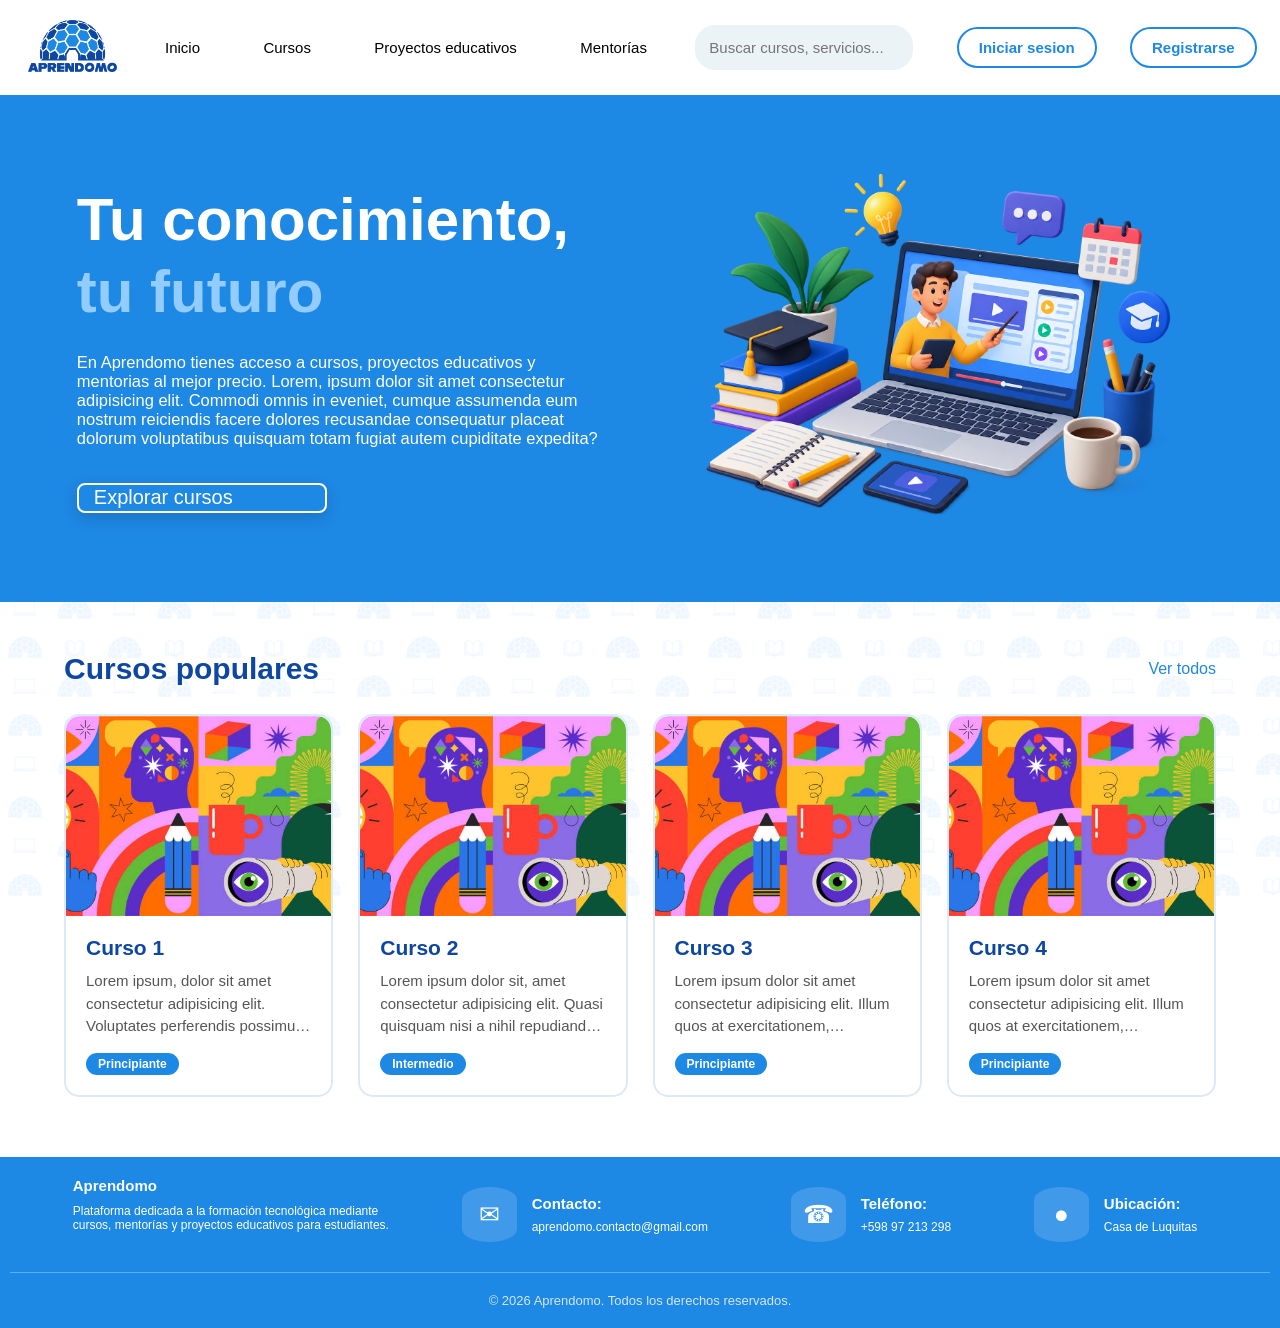
<file: main.html>
<!DOCTYPE html>
<html lang="es">
    <head>
        <meta charset="UTF-8">
        <meta name="viewport" content="width=device-width, initial-scale=1.0">
        <title>Aprendomo</title>

        <link rel="stylesheet" href="CSS/animaciones.css">
        <link rel="stylesheet" href="CSS/estilo.css">
        <link rel="icon" href="IMG/Icono.ico">
    </head>

    <body class="bodyMain">
        <div class="contenedorMain">  
            <a class="logo" id="logoMain" href="main.html">
                <img id="logoMainImg" src="IMG/Logo.png" alt="Logo de Aprendomo">
            </a>            
            <a class="Serv" href="main.html">Inicio</a>
            <a class="Serv" href="HTML/cursos.html">Cursos</a>
            <a class="Serv" href="">Proyectos educativos</a>
            <a class="Serv" href="">Mentorías </a>
            <input id="buscador" type="search" placeholder="Buscar cursos, servicios...">

            <a class="loginBtn" href="HTML/login.html">Iniciar sesion</a>
            <a class="loginBtn" href="HTML/login.html">Registrarse</a>
        </div>

        <main>
            <div class="contenedorInicio">
                <div class="textoPrincipal">
                    <h2>
                        Tu conocimiento,<br><span>tu futuro</span>
                    </h2>

                    <p>En Aprendomo tienes acceso a cursos, proyectos educativos y mentorias al mejor precio. Lorem, ipsum dolor sit amet consectetur adipisicing elit. Commodi omnis in eveniet, cumque assumenda eum nostrum reiciendis facere dolores recusandae consequatur placeat dolorum voluptatibus quisquam totam fugiat autem cupiditate expedita?</p>
                    
                    <a class="btnPrincipal" href="HTML/cursos.html">
                        Explorar cursos
                    </a>
                </div>

                <div class="imagenPrincipal">
                    <img src="IMG/principal.png" alt="Estudiante realizando un curso online">
                </div>
            </div>

            <div class="cursosPopularesTitulo">
                <h2>Cursos populares</h2>
                <a href="HTML/cursos.html">Ver todos</a>
            </div>

            <div class="cursosPopulares">
                <a href="HTML/cursos.html" class="tarjetaCurso">
                    <div class="imagenCurso"><img src="IMG/Curso1.png" alt="Curso 1"></div>

                    <div class="informacionCurso">
                        <h3>Curso 1</h3>
                        <p>Lorem ipsum, dolor sit amet consectetur adipisicing elit. Voluptates perferendis possimus cumque aliquam numquam? Ex magnam voluptas sed doloremque dolores. Eum cupiditate ipsa, nulla exercitationem veniam optio fugit repellendus. Voluptate!</p>
                        <span class="nivelCurso">
                            Principiante
                        </span>
                    </div>
                </a>

                <a href="HTML/cursos.html" class="tarjetaCurso">
                    <div class="imagenCurso"><img src="IMG/Curso1.png" alt="Curso 2"></div>

                    <div class="informacionCurso">
                        <h3>Curso 2</h3>
                        <p>Lorem ipsum dolor sit, amet consectetur adipisicing elit. Quasi quisquam nisi a nihil repudiandae recusandae, nesciunt id sequi modi numquam tempore atque debitis reprehenderit totam quaerat eum soluta temporibus natus.</p>
                        
                        <span class="nivelCurso">
                            Intermedio
                        </span>
                    </div>
                </a>

                <a href="HTML/cursos.html" class="tarjetaCurso">
                    <div class="imagenCurso"><img src="IMG/Curso1.png" alt="Curso 3"></div>

                    <div class="informacionCurso">
                        <h3>Curso 3</h3>
                        <p>Lorem ipsum dolor sit amet consectetur adipisicing elit. Illum quos at exercitationem, consequuntur veniam non ratione iusto nihil quis, odit eveniet laudantium dolorum? Temporibus, assumenda accusamus? Accusamus, consequatur? Officiis, corrupti?</p>

                        <span class="nivelCurso">
                            Principiante
                        </span>
                    </div>
                </a>

                <a href="HTML/cursos.html" class="tarjetaCurso">

                    <div class="imagenCurso"><img src="IMG/Curso1.png" alt="Curso 4"></div>

                    <div class="informacionCurso">
                        <h3>Curso 4</h3>
                        <p>Lorem ipsum dolor sit amet consectetur adipisicing elit. Illum quos at exercitationem, consequuntur veniam non ratione iusto nihil quis, odit eveniet laudantium dolorum? Temporibus, assumenda accusamus? Accusamus, consequatur? Officiis, corrupti?</p>

                        <span class="nivelCurso">
                            Principiante
                        </span>
                    </div>
                </a>
            </div>
        </main>

        <footer class="footerMain"> 

            <div class="footerNombre">
                <div class="footerLogo">
                    <h2>Aprendomo</h2>
                </div>
                <p>
                    Plataforma dedicada a la formación tecnológica mediante <br>
                    cursos, mentorías y proyectos educativos para estudiantes.
                </p>
            </div>

            <div class="footerItem"> 
                <div class="footerIcono">✉</div> 
                <div><h3>Contacto:</h3><p>aprendomo.contacto@gmail.com</p></div> 
            </div> 
        
            <div class="footerItem"> 
                <div class="footerIcono">☎</div> 
                <div><h3>Teléfono:</h3><p>+598 97 213 298</p></div> 
            </div> 
        
            <div class="footerItem"> 
                <div class="footerIcono">●</div> 
                <div><h3>Ubicación:</h3><p>Casa de Luquitas</p></div> 
            </div> 

            <div class="copyright">
                <p>© 2026 Aprendomo. Todos los derechos reservados.</p>
            </div>
        </footer>
    </body>
</html>
</file>
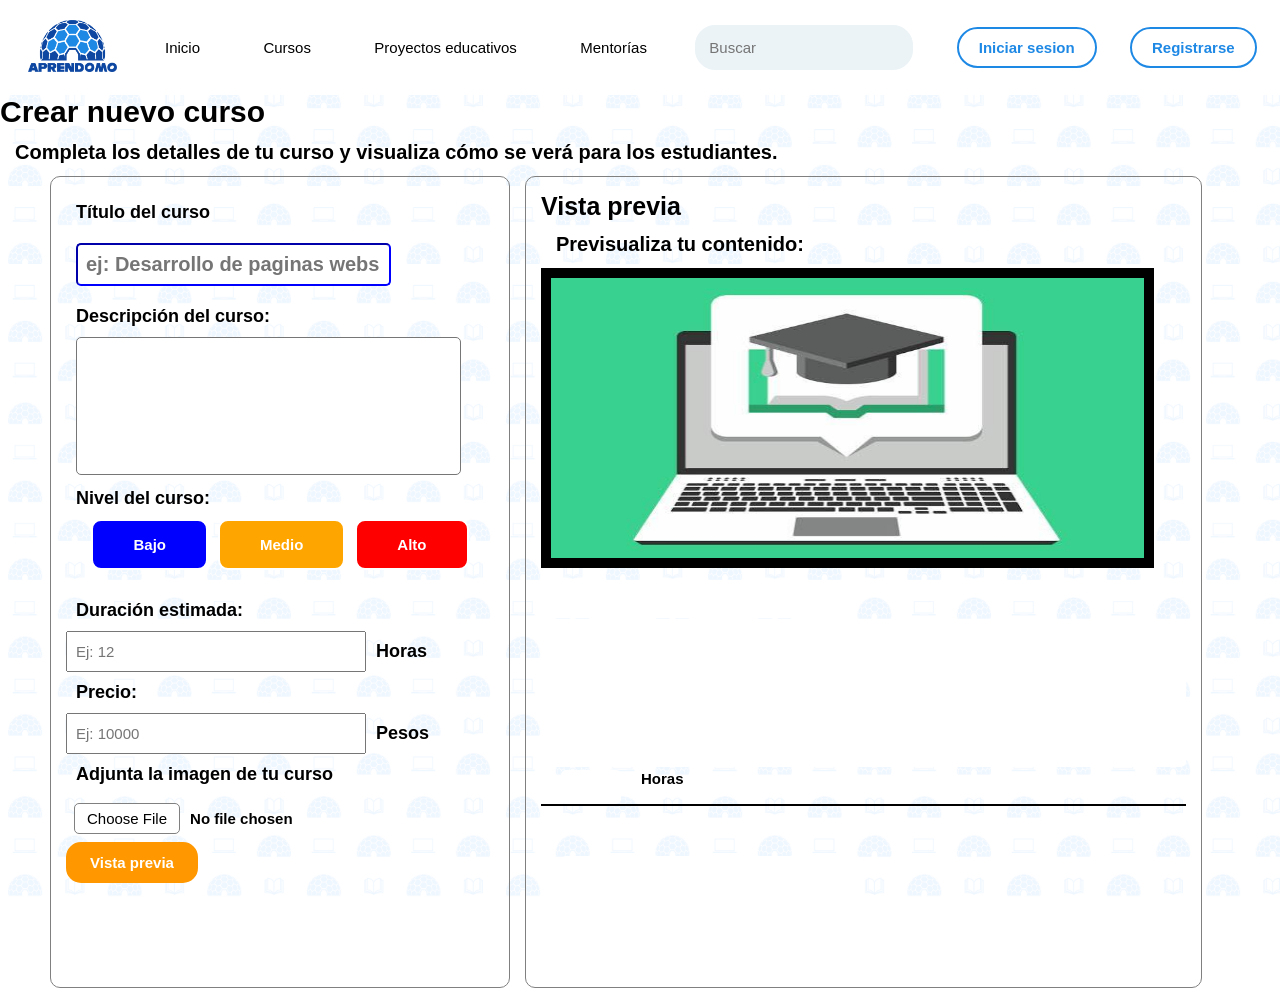
<file: HTML/crear.html>
<!DOCTYPE html>
<html lang="es">
<head>
    <meta charset="UTF-8">
    <meta name="viewport" content="width=device-width, initial-scale=1.0">
    <title>Cursos</title>
    <link rel="stylesheet" href="../CSS/estilo.css">


    
</head>
<body>
    <main>
    <div class="contenedorMain">  
        <a class="logo" id="logoMain" href="../main.html">
            <img id="logoMainImg" src="../IMG/Logo.png" alt="Logo de Aprendomo">
        </a>   
        <a class="Serv" href="../main.html">Inicio</a>
        <a class="Serv" href="cursos.html">Cursos</a>
        <a class="Serv" href="">Proyectos educativos</a>
        <a class="Serv" href="">Mentorías</a>
        <input id="buscador" type="search" placeholder="Buscar">

        <a class="loginBtn" href="login.html">Iniciar sesion</a>
        <a class="loginBtn" href="login.html">Registrarse</a>
    </div>    
    
    <h1 id="titulocur">Crear nuevo curso</h1>
    <p class="pcur">Completa los detalles de tu curso y visualiza cómo se verá para los estudiantes.</p>


    <div id="contotal"> 
   
        <div id="Crearcurso">
            <h2 class="Curscre">Título del curso</h2>
            <input type="text" id= "nombrecur" name="titcur" maxlength="50" placeholder="ej: Desarrollo de paginas webs">

            <h2>Descripción del curso:</h2>
            <textarea id="Desc" name="descripcion"  rows="8" cols="50"></textarea>

            <h2 id="NivCurso">Nivel del curso:</h2>
            <div id="botones">
                <button id="botoncur1">Bajo</button>
                <button id="botoncur2">Medio</button>
                <button id="botoncur3">Alto</button>
            </div>
                
            <h2>Duración estimada:</h2> 
            <div id="horarios">  
                <input type="number" id="curnum" name="Curnum" min="10" max="100" placeholder="Ej: 12"> 
                <h2 id="horas">Horas</h2>
            </div> 

            <h2>Precio:</h2> 
            <div id="Plata">  
                <input type="number" id="curplata" name="Curplata" min="1000" max="100000" placeholder="Ej: 10000"> 
                <h2 id="pesos">Pesos</h2>
            </div> 
            <h2 class="Curscre">Adjunta la imagen de tu curso</h2>
            <input type="file" id="curfile" name="namefile" accept="image/*" />

            <button type="button" id="Visbut"> Vista previa </button>
        </div> 


        <div class="Visprev">
                    <h2 class="Vispr">Vista previa</h2>
            <p class="pcur">Previsualiza tu contenido:</p>
        <div class="contimg">
            <img id="curso" src="../IMG/Cursoejemplo.jpg" alt="Imagen cargada">
        </div>
        <textarea readonly id= "titlecur" name="descripcion" rows="8" cols="50"></textarea>

        <textarea readonly id="curdesc" name="descripcion" rows="8" cols="70"></textarea>

        <div class="infoprev">
            <textarea name="hor" id="hours"></textarea>
            <h2>Horas</h2>

    

        </div>
        <div id="barra">
        </div>
        <div class="infoprev">
         <h2 id="Prec" style="display: none;">Precio</h2>
         <h2 id="peso" style="display: none;"> $ </h2>
            <textarea name="niv" readonly id="precio"></textarea>
        </div>
        </div>

        

    </div> 
    </main>
    <script src="../JS/Botones.js"></script>
</body>
</html>
</file>
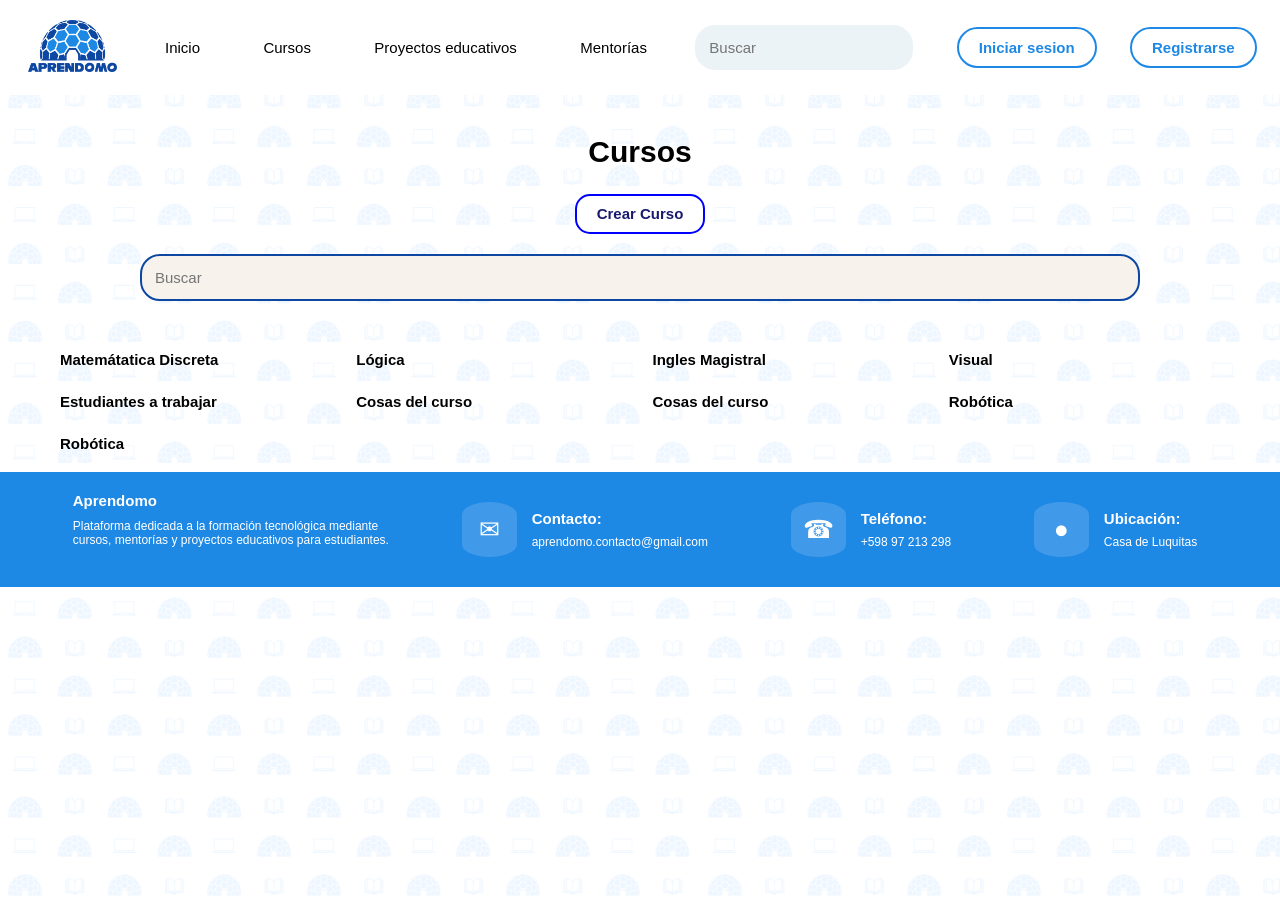
<file: HTML/cursos.html>
<!DOCTYPE html>
<html lang="es">
    <head>
        <meta charset="UTF-8">
        <meta name="viewport" content="width=device-width, initial-scale=1.0">
        <title>Cursos</title>
        
        <link rel="stylesheet" href="../CSS/animaciones.css">
        <link rel="stylesheet" href="../CSS/estilo.css">
        <link rel="icon" href="../IMG/Icono.ico">
    </head>
    
    <body>
        
        <div class="contenedorMain">  
            <a class="logo" id="logoMain" href="../main.html">
                <img id="logoMainImg" src="../IMG/Logo.png" alt="Logo de Aprendomo">
            </a>   
            <a class="Serv" href="../main.html">Inicio</a>
            <a class="Serv" href="cursos.html">Cursos</a>
            <a class="Serv" href="">Proyectos educativos</a>
            <a class="Serv" href="">Mentorías </a>
            <input id="buscador" type="search" placeholder="Buscar">

            <a class="loginBtn" href="login.html">Iniciar sesion</a>
            <a class="loginBtn" href="login.html">Registrarse</a>
        </div>

        <main>
            <h1 class="h1cur"> Cursos </h1>

        <div id="Crearbot">
            <a href="crear.html">
                <button id="envcur" type="button"> Crear Curso</button>
            </a>
        </div>

            <div class="buscadoreishon">
                <input class="buscador2" type="search" placeholder="Buscar">
            </div>

            <div class="contenedorCursos">
                <div class="Cur1">
                    <h3>Matemátatica Discreta</h3>
                </div>

                <div class="Cur2">
                    <h3>Lógica</h3>
                </div>
        
                <div class="Cur3">
                    <h3>Ingles Magistral</h3>
                </div>

                <div class="Cur4">
                    <h3>Visual</h3>
                </div>

                <div class="Cur5">
                    <h3>Estudiantes a trabajar</h3>
                </div>
            
                <div class="Cur6">
                    <h3>Cosas del curso</h3>
                </div>
                    
                <div class="Cur7">
                    <h3>Cosas del curso</h3>
                </div>

                <div class="Cur8">
                    <h3>Robótica</h3>
                </div>

                <div class="Cur8">
                    <h3>Robótica</h3>
                </div>

            </div>
        </main>

        <footer class="footerMain"> 

            <div class="footerNombre">
                <div class="footerLogo">
                    <h2>Aprendomo</h2>
                </div>
                <p>
                    Plataforma dedicada a la formación tecnológica mediante <br>
                    cursos, mentorías y proyectos educativos para estudiantes.
                </p>
            </div>

            <div class="footerItem"> 
                <div class="footerIcono">✉</div> 
                <div><h3>Contacto:</h3><p>aprendomo.contacto@gmail.com</p></div> 
            </div> 
        
            <div class="footerItem"> 
                <div class="footerIcono">☎</div> 
                <div><h3>Teléfono:</h3><p>+598 97 213 298</p></div> 
            </div> 
        
            <div class="footerItem"> 
                <div class="footerIcono">●</div> 
                <div><h3>Ubicación:</h3><p>Casa de Luquitas</p></div> 
            </div> 
        </footer>
        
    </body>

    <link rel="stylesheet" href="/JS/Botones.js">
</html>
</file>
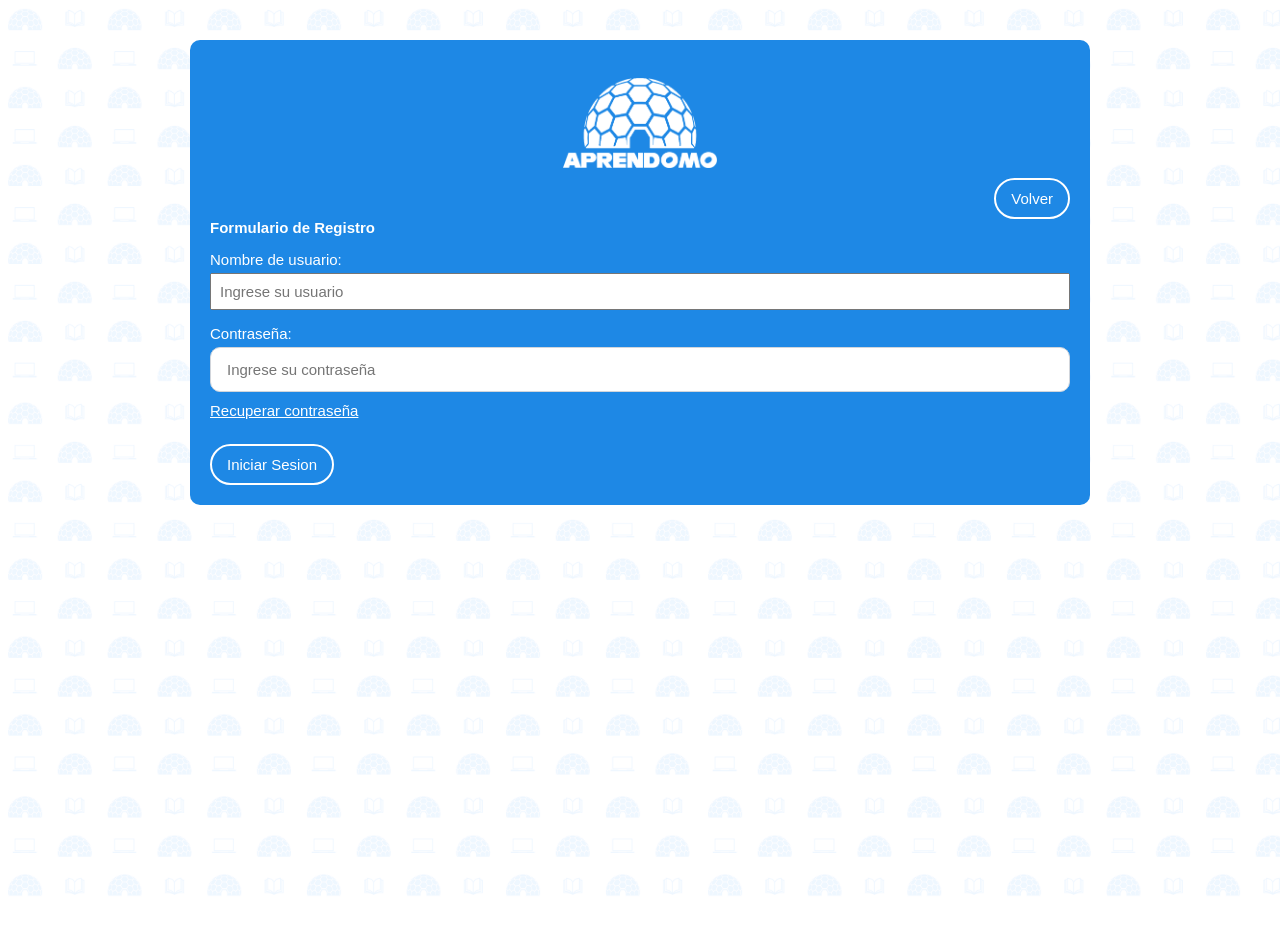
<file: HTML/login.html>
<!DOCTYPE html>
<html lang="es">
    <head>
        <meta charset="UTF-8">
        <meta name="viewport" content="width=device-width, initial-scale=1.0">
        <title>Formulario de Registro</title>
        
        <link rel="stylesheet" href="../CSS/animaciones.css">
        <link rel="stylesheet" href="../CSS/estilo.css">
        <link rel="icon" href="../IMG/Icono.ico">
    </head>
    
    <body class="bodyLogin">
        <main>
            <section class="contenedorLogin">

                <div class="logo" id="logoLogin"><img src="../IMG/LogoBlanco.png"></div>

                <a  id="volver" href="../main.html">Volver</a> <h2>Formulario de Registro</h2> 

                <form id="login" action="" method="post">
                    <label for="username">Nombre de usuario:</label>
                    <input type="text" id="username" name="username" placeholder="Ingrese su usuario" required>

                    <label for="password">Contraseña:</label>
                    <input type="password" id="password" name="password" placeholder="Ingrese su contraseña" required>
                    <a id="recuperarContrasenia" href="">Recuperar contraseña</a>

                    <button type="submit" id="btnIniciarSesion">Iniciar Sesion</button>
                </form>
                
                <!-- <form id="contenedorRegister" action="" method="post">
                    
                    <label for="Nm">Nombre</label required>
                    <input type="text" id="Nm" name="Nombre" placeholder="Ej: Juan">

                    <label for="Ap">Apellido</label required>
                    <input type="text" id="Ap" name="Apellido" placeholder="Ej: Zorrila">

                    <label for="Usuario">Nombre de Usuario</label required>
                    <input type="text" id="Usuario" name="Usuario" placeholder="Ingrese su usuario" required>
                    
                    <label for="Correo">Correo electrónico</label required>
                    <input type="email" id="Correo" name="Correo" placeholder="ejemplo@correo.com" required>

                    <label for="Contrasena">Contraseña</label required>
                    <input type="password" id="Contrasena" name="Contrasena" placeholder="Ingrese su contraseña" required>

                    <label for="Contacto">Contacto</label required>
                    <input type="tel" id="Contacto" name="Contacto" placeholder="099123456">

                    <label for="Ocupacion">Ocupación</label required>
                    <select id="Ocupacion">
                        <option value="opcion2"> Docente </option>
                        <option value="opcion3"> Estudiante</option>
                    </select>


                    <button type="submit" class="btn">Agregar</button>
                    <button type="reset" class="btn">Limpiar</button>

                </form> -->
            </section>
        </main>
    </body>
</html>
</file>
<file: CSS/animaciones.css>
/*Anmiación que simula la acción de flotar o levitar*/
@keyframes levitate {
    0% {
        transform: translateY(0);
    }
    50% {
        transform: translateY(-10px);
    }
    100% {
        transform: translateY(0px);
    }
}

/*Variante de levitate que va nunca queda estatica en el medio.*/
@keyframes levitateUpAndDown {
    0% {
        transform: translateY(3px) scale(1.2);
    }
    50% {
        transform: translateY(-3px) scale(1.2);
    }
    100% {
        transform: translateY(3px) scale(1.2);
    }
}

/*Animación... de un pulso xd*/
@keyframes pulse {
    0% {
        transform: scale(1);
    }
    50% {
        transform: scale(1.05);
    }
    100% {
        transform: scale(1);
    }
}

/*Animación que aplica un pequeño crecimiento y 2 giros de 360 grados */
@keyframes spinGrow {
    0% {
        transform: rotate(0deg) scale(1);
    }
    50% {
        transform: rotate(360deg) scale(1.2);
    }
    100% {
        transform: rotate(720deg) scale(1.3);
    }
}

/*Animación que cambia los colores de un fondo por ligeras variantes del color blanco*/
@keyframes ultraLightShimmer {
    0% {
        background-color: #ffffff;
    }
    25% {
        background-color: #f9fbff;
    }
    50% {
        background-color: #eaebed;
    }
    75% {
        background-color: #f6fff6;
    }
    100% {
        background-color: #ffffff;
    }
}
</file>
<file: CSS/estilo.css>
* {
    font-family: Ubuntu, sans-serif;
    font-size: 15px;
    padding: 0;
    margin: 0;
    box-sizing: border-box;
}

body {
    min-height: 100vh;
    margin: 0;
    background-image: url("../IMG/background2.png");
    background-size: 700px;          /* mismo tamaño de tesela que tenías */
    background-repeat: repeat;       /* se repite por toda la pantalla */
    background-position: top left;
    background-attachment: fixed;
}

html {
    height: 100%;
}

hr {
    border: 0;
    border-top: 1px solid #e2e8f0;
    margin: 20px 0;
}

label {
    display: block;
    margin-top: 15px;
    margin-bottom: 5px;
}

input,
select {
    width: 100%;
    padding: 8px;
    box-sizing: border-box;
}

.logo:hover {
    animation: pulse 1s ease-in-out infinite;
}

.botones {
    display: flex;
    gap: 12px;
    align-items: center;
}

.textoBoton {
    display: flex;
    justify-content: center;
    align-items: center;
    gap: 8px;
}

.loginBtn {
    color: #1e88e5;
    border: 2px solid #1e88e5;
    border-radius: 50px;
    background-color: white;
    padding: 10px 20px;
    text-decoration: none;
    font-weight: bold;
    cursor: pointer;
    transition: all 300ms ease;
}

.loginBtn:hover {
    transform: scale(1.05);
    background-color: #1e88e5;
    color: white;
}

.top-nav {
    background-color: #1e293b;
    color: #ffffff;
    display: flex;
    justify-content: space-between;
    align-items: center;
    padding: 15px 30px;
    box-shadow: 0 2px 4px rgba(0, 0, 0, 0.1);
    position: relative;
    z-index: 300;
}

.brand {
    font-size: 1.2rem;
    letter-spacing: 1px;
}

.user-menu {
    font-size: 0.95rem;
}

.contenedorMain {
    background: white;
    color: white;
    padding: 10px;
    text-align: center;
    justify-content: space-evenly;
    align-items: center;
    display: flex;
    gap: 20px;
    flex-wrap: wrap;
}

#buscador {
    display: flex;
    align-items: center;
    background: #ebf3f7;
    border: 1px solid #ebf3f7;
    border-radius: 20px;
    padding: 13px;
    width: fit-content;
    box-sizing: border-box;
    margin-right: 10px;
}

#logoMain {
    margin: 10px 0 10px 5px;
    width: 7%;
    object-fit: contain;
    transition: transform 0.3s ease;
}

#logoMainImg {
    width: 100%;
    height: auto;
}

.Serv {
    display: inline-block;
    padding: 25px 15px;
    color: black;
    text-decoration: none;
    border-radius: 50%/25%;
    corner-shape: bevel;
    transition: all 250ms ease;
}

.Serv:hover {
    background-color: #1e88e5;
    color: white;
    transform: scale(1.1);
}

/* Desplegable Perfil Usuario */
.usuario {
    position: relative;
}

.userIcon {
    width: 55px;
    height: 55px;
    object-fit: cover;
    border-radius: 50%;
    cursor: pointer;
}

.userInfo .userIcon {
    cursor: default;
}

.userMenu {
    color: black;
    position: absolute;
    top: calc(100% + 10px);
    right: 0;
    width: 350px;
    max-width: 90vw;
    z-index: 1000;
    max-height: 0;
    overflow: hidden;
    transition: max-height 0.5s ease-in-out;
    animation: ultraLightShimmer 5s ease-in-out infinite;
    background: white;
    border-radius: 12px;
    box-shadow: 0 10px 30px rgba(0,0,0,0.15);
}

.open-menu {
    max-height: 400px;
}

.userMenu img {
    width: 65px;
    height: 65px;
    border-radius: 50%;
    object-fit: cover;
}

.userMenu h2 {
    font-size: 1.2em;
}

.userMenu hr {
    margin: 15px 0;
    border: 0;
    height: 1px;
    background-color: #090030;
}

.userMenuBox {
    padding: 20px;
}

.userInfo {
    display: flex;
    align-items: center;
    gap: 15px;
}

.userMenuOptions {
    display: flex;
    flex-direction: column;
    gap: 13px;
}

.userMenuOptions div {
    display: flex;
    align-items: center;
    justify-content: space-between;
    height: 40px;
    transition: all 0.4s ease-in-out;
}

.userMenuOptions p {
    flex: 1;
    margin-left: 15px;
}

.userSpanContenedor {
    transition: transform 1s ease;
}

.userMenuOptions span {
    background-color: #090030;
    padding: 10px;
    margin-bottom: 0px;
    border-radius: 50%;
    corner-shape: bevel;
    transform: translateX(0);
}

.userMenuOptions img {
    width: 40px;
    height: 40px;
    border-radius: 50%;
}

.userMenuOptions div img {
    transition: transform 0.5s ease, filter 0.5s ease;
}

.userMenuOptions div:hover {
    background-color: #090030;
    color: white;
    font-weight: bold;
    border-radius: 30px;
    corner-shape: round bevel bevel round;
    cursor: pointer;
}

.userMenuOptions a {
    text-decoration: none;
    color: #090030;
}

.userMenuOptions div:hover img {
    border: 1px solid #090030;
    border-radius: 50%;
    transform: scale(1.4);
    filter: drop-shadow(0 0 4px #120063);
}

.userMenuOptions div:hover .userSpanContenedor {
    transform: translateX(-25px) scale(1.2);
}

.userMenuOptions div:hover span {
    background-color: #1e88e5;
    padding: 10px;
    border-radius: 50%/28%;
    corner-shape: bevel;
    animation: levitateUpAndDown 2.5s ease-in-out infinite;
}

.contenedorInicio {
    width: 100%;
    padding: 80px 0;
    background-color: #1e88e5;
    display: flex;
    justify-content: space-between;
    align-items: center;
    gap: 60px;
}

.textoPrincipal {
    margin-left: 150px;
}

.textoPrincipal h2,
.textoPrincipal span {
    font-size: 4rem;
    font-weight: 700;
    color: white;
    line-height: 1.2;
    margin-bottom: 25px;
}

.textoPrincipal h2 span {
    color: #93cdff;
}

.textoPrincipal p {
    font-size: 1.1rem;
    color: white;
    max-width: 550px;
    margin-bottom: 35px;
}

.imagenPrincipal {
    display: flex;
    justify-content: center;
    margin-right: 150px;
}

.imagenPrincipal img {
    width: 92%;
    max-width: 820px;
    transition: 0.4s;
}

.imagenPrincipal img:hover {
    transform: scale(1.04);
}

.btnPrincipal {
    font-size: 20px;
    height: 30px;
    width: 250px;
    align-items: center;
    margin-top: 10px;
    display: flex;
    color: white;
    border: 2px solid white;
    border-radius: 8px;
    background-color: #1e88e5;
    padding: 10px 15px;
    text-decoration: none;
    box-shadow: 0 5px 15px rgba(0, 0, 0, 0.15);
    transition: all 500ms ease;
}

.btnPrincipal:hover {
    transform: translateY(-5px);
    background: white;
    color: #1e88e5;
    box-shadow: 0 8px 20px rgba(0, 0, 0, 0.2);
}

.cursosPopularesTitulo {
    display: flex;
    justify-content: space-between;
    align-items: center;
    margin: 45px 80px 30px;
    padding: 0 20px;
}

.cursosPopularesTitulo h2 {
    font-size: 30px;
    color: #0d47a1;
    margin: 0;
}

.cursosPopularesTitulo a {
    color: #1e88e5;
    font-size: 16px;
    text-decoration: none;
}

.cursosPopularesTitulo a:hover {
    text-decoration: underline;
}

.cursosPopulares {
    margin: 0 80px;
    padding: 0 20px 0px;
    display: flex;
    gap: 35px;
}

.tarjetaCurso {
    background-color: white;
    border: 2px solid #dceaf5;
    border-radius: 15px;
    text-decoration: none;
    color: black;
    transition: 300ms ease;
}

.tarjetaCurso:hover {
    transform: translateY(-7px);
    box-shadow: 0 8px 20px rgba(0, 0, 0, 0.18);
}

.imagenCurso {
    border-radius: 14px 14px 0 0;
    width: 100%;
    height: 180px;
    overflow: hidden;
}

.imagenCurso img {
    width: 100%;
    height: 100%;
    object-fit: cover;
    transition: 300ms ease;
}

.informacionCurso {
    padding: 20px;
}

.informacionCurso h3 {
    color: #0d47a1;
    font-size: 21px;
    margin-bottom: 10px;
}

.informacionCurso p {
    color: #555;
    font-size: 15px;
    line-height: 1.5;
    margin-bottom: 15px;
}

.perfilMain {
    width: 100%;
    max-width: 1200px;
    margin: 40px auto;
}

.contenedorPerfil {
    background: white;
    color: #0d47a1;
    padding: 15px 30px;
    display: flex;
    justify-content: space-between;
    align-items: center;
    border-bottom: 2px solid #dceaf5;
    flex-wrap: wrap;
    gap: 15px;
}

.profileBtns {
    display: flex;
    align-items: center;
    gap: 12px;
}

.profileBtn {
    width: 45px;
    height: 45px;
    padding: 13px;
    display: flex;
    justify-content: center;
    align-items: center;
    background-color: #9bfaff;
    border-radius: 50%;
    transition: all 250ms ease;
}

.profileBtn:hover {
    background-color: #00f2ff;
    border-radius: 50%/25%;
    corner-shape: bevel;
    transform: scale(1.2);
}

.profileIcon {
    width: 45px;
    object-fit: contain;
    transition: all 250ms ease;
}

#logoPerfilImg {
    width: 100px;
    height: auto;
}

.perfilUsuario {
    display: flex;
    align-items: flex-start;
    background-color: white;
    border: 2px solid #dceaf5;
    border-radius: 20px;
    padding: 30px;
    gap: 25px;
    transition: all 300ms ease;
}

.perfilUsuario:hover {
    box-shadow: 0 8px 20px rgba(0, 0, 0, 0.12);
}

.fotoPerfil img {
    width: 140px;
    height: 140px;
    object-fit: cover;
    border-radius: 50%;
    border: 4px solid #1e88e5;
    transition: all 300ms ease;
}

.fotoPerfil img:hover {
    transform: scale(1.05);
}

.nombreYApaellidoUsuario {
    flex: 1;
}

.nombreYApaellidoUsuario h1 {
    text-align: left;
    padding: 0;
    margin: 0 0 10px 0;
    font-size: 32px;
    color: #0d47a1;
}

.rolUsuario {
    color: #555;
    font-size: 16px;
    margin-bottom: 20px;
}

.editarPerfil {
    display: inline-block;
    color: #1e88e5;
    border: 2px solid #1e88e5;
    border-radius: 50px;
    background-color: white;
    padding: 10px 18px;
    text-decoration: none;
    transition: all 300ms ease;
}

.editarPerfil:hover {
    transform: scale(1.08);
    background-color: #1e88e5;
    color: white;
}

.tareasPendientes {
    flex: 1.5;
    background-color: #5bb8ff;
    border-radius: 50%/15%;
    corner-shape: bevel;
    padding: 80px 20px;
}

.tareasPendientes h2 {
    color: white;
    font-size: 25px;
    margin-bottom: 10px;
    text-align: center;
    font-weight: bold;
}

.listaTareas {
    display: flex;
    flex-direction: column;
    gap: 12px;
}

.tareaPendiente {
    display: flex;
    align-items: center;
    gap: 12px;
    padding: 9px;
    margin-bottom: 10px;
    background-color: white;
    border: 1px solid #dceaf5;
    border-radius: 12px;
    transition: all 300ms ease;
}

.tareaPendiente:hover {
    transform: translateY(-3px);
    border-color: #1e88e5;
    box-shadow: 0 4px 12px rgba(0, 0, 0, 0.08);
}

.tareaPendiente span {
    display: flex;
    justify-content: center;
    align-items: center;
    min-width: 35px;
    height: 35px;
    background-color: #1e88e5;
    color: white;
    border-radius: 50%;
    font-size: 18px;
}

.tareaPendiente h3 {
    color: #0d47a1;
    font-size: 15px;
    margin-bottom: 4px;
}

.tareaPendiente p {
    margin-bottom: 4px;
}

/* Cursos Perfil */
.cursosPerfil {
    background-color: white;
    border: 2px solid #dceaf5;
    border-radius: 20px;
    padding: 30px;
    margin-top: 25px;
    transition: all 300ms ease;
}

.cursosPerfil:hover {
    box-shadow: 0 8px 20px rgba(0, 0, 0, 0.10);
}

.cursosPerfil h2 {
    color: #0d47a1;
    font-size: 25px;
    text-align: left;
    padding: 0;
    margin: 0 0 20px 0;
}

.listaCursosPerfil {
    display: grid;
    grid-template-columns: repeat(3, 1fr);
    gap: 20px;
}

.cursoPerfil {
    background-color: #f5f9fc;
    border: 1px solid #dceaf5;
    border-radius: 15px;
    padding: 20px;
    transition: all 300ms ease;
}

.cursoPerfil:hover {
    transform: translateY(-5px);
    background-color: white;
    border-color: #1e88e5;
    box-shadow: 0 6px 15px rgba(0, 0, 0, 0.12);
}

.cursoPerfil h3 {
    color: #0d47a1;
    font-size: 18px;
    margin-bottom: 10px;
}

.cursoPerfil p {
    color: #555;
    margin-bottom: 12px;
}

.nivelCurso {
    display: inline-block;
    background-color: #1e88e5;
    color: white;
    padding: 4px 12px;
    border-radius: 20px;
    font-size: 12px;
    font-weight: bold;
}

.botonMisCursos {
    display: flex;
    justify-content: center;
    margin: 35px 0;
}

.botonMisCursos a {
    display: inline-block;
    color: white;
    background-color: #1e88e5;
    padding: 14px 35px;
    border-radius: 50px;
    text-decoration: none;
    font-weight: bold;
    border: 2px solid white;
    box-shadow: 0 5px 15px rgba(0, 0, 0, 0.15);
    transition: all 300ms ease;
}

.botonMisCursos a:hover {
    transform: translateY(-5px) scale(1.03);
    background: white;
    color: #1e88e5;
    border-color: #1e88e5;
    box-shadow: 0 8px 20px rgba(0, 0, 0, 0.20);
}

.h1cur {
    font-size: 30px;
    text-align: center;
    padding: 40px 25px 25px;
}

.buscadoreishon {
    display: flex;
    justify-content: center;
    align-items: center;
    padding-bottom: 30px;
    margin: auto;
}

.buscador2 {
    background: #f7f2eb;
    border: 2px solid #0d47a1;
    border-radius: 20px;
    padding: 13px;
    width: 100%;
    max-width: 1000px;
    box-sizing: border-box;
}

.contenedorCursos {
    display: grid;
    grid-template-columns: repeat(auto-fill, minmax(260px, 1fr));
    gap: 25px;
    padding: 20px;
    max-width: 1200px;
    margin: 0 auto;
}

.tarjeta-curso-link {
    text-decoration: none;
    color: inherit;
    display: block;
}

.tarjeta-curso {
    background-color: #1e88e5;
    border-radius: 20px;
    border: 4px solid #0d47a1;
    padding: 15px;
    color: #ffffff;
    display: flex;
    flex-direction: column;
    justify-content: space-between;
    box-sizing: border-box;
    min-height: 420px;
    box-shadow: 0 8px 20px rgba(13, 71, 161, 0.25);
    transition: transform 0.3s ease, box-shadow 0.3s ease, border-color 0.3s ease;
    cursor: pointer;
}

.tarjeta-curso:hover {
    transform: translateY(-8px);
    box-shadow: 0 16px 30px rgba(0, 0, 0, 0.35);
    border-color: #1565c0;
}

.titulo-curso {
    margin: 0 0 10px 0;
    text-align: center;
    font-size: 1.2rem;
    font-weight: bold;
    color: #ffffff;
}

.box-imagen {
    position: relative;
    width: 100%;
    height: 150px;
    border-radius: 12px;
    overflow: hidden;
    background-color: #0d47a1;
    margin-bottom: 10px;
}

.box-imagen img {
    width: 100%;
    height: 100%;
    object-fit: cover;
    display: block;
}

.badge-tipo {
    position: absolute;
    bottom: 8px;
    right: 8px;
    background-color: rgba(13, 71, 161, 0.9);
    color: #ffffff;
    font-size: 0.75rem;
    font-weight: bold;
    text-transform: uppercase;
    padding: 4px 10px;
    border-radius: 8px;
    box-shadow: 0 2px 5px rgba(0, 0, 0, 0.3);
    border: 1px solid rgba(255, 255, 255, 0.2);
    z-index: 2;
}

.desc-curso {
    font-size: 0.85rem;
    margin-bottom: 12px;
    text-align: center;
    opacity: 0.9;
    color: #ffffff;
    line-height: 1.4;
}

.info-curso {
    display: flex;
    justify-content: space-around;
    align-items: center;
    gap: 8px;
    margin-top: auto;
    padding-top: 12px;
    border-top: 1px solid rgba(255, 255, 255, 0.25);
}

.dato-item {
    display: flex;
    flex-direction: column;
    align-items: center;
}

.dato-item .label {
    font-size: 0.75rem;
    text-transform: uppercase;
    opacity: 0.85;
    color: #e0e0e0;
    margin-bottom: 2px;
}

.dato-item .valor,
.dato-item .valor-precio {
    font-size: 0.95rem;
    font-weight: bold;
    color: #ffffff;
}

.precio-box .valor-precio {
    color: #ffd700;
    font-size: 1.1rem;
}

.precio-gratis-badge {
    color: #008531;
    font-weight: bold;
}

.btn-inscribir-gratis {
    background-color: #009436 !important;
}

.btn-inscribir-gratis:hover {
    background-color: #005a21 !important;
}

.grid-cursos {
    display: grid;
    grid-template-columns: repeat(auto-fill, minmax(250px, 1fr));
    gap: 20px;
    margin-top: 20px;
}

.card-curso {
    background: #fff;
    border: 1px solid #e2e8f0;
    border-radius: 8px;
    overflow: hidden;
    text-decoration: none;
    color: inherit;
    transition: transform 0.2s, box-shadow 0.2s;
}

.card-curso:hover {
    transform: translateY(-3px);
    box-shadow: 0 4px 12px rgba(0, 0, 0, 0.1);
}

.card-curso img {
    width: 100%;
    height: 140px;
    object-fit: cover;
}

.card-curso-body {
    padding: 15px;
}

.card-curso-body h3 {
    font-size: 1.1rem;
    margin-bottom: 8px;
    color: #1e1e3b;
}

.lms-container {
    display: grid;
    grid-template-columns: 240px 1fr 280px;
    gap: 20px;
    max-width: 1400px;
    margin: 20px auto;
    padding: 0 20px;
}

.sidebar-left {
    background: #ffffff;
    border-radius: 8px;
    padding: 15px;
    box-shadow: 0 1px 3px rgba(0, 0, 0, 0.08);
}

.curso-portada img {
    width: 100%;
    height: 140px;
    object-fit: cover;
    border-radius: 6px;
    margin-bottom: 15px;
}

.course-nav ul {
    list-style: none;
}

.course-nav li {
    margin-bottom: 8px;
}

.course-nav a {
    display: block;
    padding: 10px 15px;
    color: #333;
    text-decoration: none;
    border-radius: 6px;
    font-weight: 500;
    margin-bottom: 5px;
    transition: background 0.2s;
}

.course-nav a:hover,
.course-nav a.active {
    background-color: #2563eb;
    color: #ffffff;
    font-weight: bold;
}

.content-center {
    background: #ffffff;
    border-radius: 8px;
    padding: 25px;
    box-shadow: 0 1px 3px rgba(0, 0, 0, 0.08);
}

.curso-header h2 {
    font-size: 1.8rem;
    color: #1e293b;
    margin-bottom: 8px;
}

.curso-header .descripcion {
    color: #64748b;
    font-size: 0.95rem;
    line-height: 1.5;
}

.lista-recursos {
    display: flex;
    flex-direction: column;
    gap: 15px;
    margin-top: 10px;
}

.item-recurso {
    background: #f8fafc;
    border: 1px solid #e2e8f0;
    border-radius: 6px;
    padding: 12px 16px;
    display: flex;
    align-items: center;
    gap: 12px;
}

.tarea-recurso {
    cursor: pointer;
}

.item-recurso .icon {
    font-size: 1.3rem;
}

.item-recurso a {
    color: #2563eb;
    text-decoration: none;
    font-weight: 500;
}

.item-recurso a:hover {
    text-decoration: underline;
}

details.carpeta {
    display: block;
    padding: 0;
}

details.carpeta summary {
    padding: 12px 16px;
    cursor: pointer;
    font-weight: 600;
    user-select: none;
    list-style: none;
}

details.carpeta summary::-webkit-details-marker {
    display: none;
}

.contenido-carpeta {
    padding: 10px 16px 15px 40px;
    background: #ffffff;
    border-top: 1px solid #e2e8f0;
    display: flex;
    flex-direction: column;
    gap: 8px;
}

.sub-item {
    background: #f1f5f9;
    padding: 8px 12px;
    font-size: 0.9rem;
}

details.desplegable-miembros {
    background: #ffffff;
    border: 1px solid #e2e8f0;
    border-radius: 8px;
    padding: 12px;
    margin-top: 15px;
}

details.desplegable-miembros summary {
    font-weight: bold;
    font-size: 1.1rem;
    cursor: pointer;
    user-select: none;
    color: #0d47a1;
}

.lista-miembros {
    list-style: none;
    padding: 10px 0 0 0;
    margin: 0;
    display: flex;
    flex-direction: column;
    gap: 8px;
}

.item-miembro {
    background: #f8fafc;
    border: 1px solid #e2e8f0;
    padding: 10px 14px;
    border-radius: 6px;
    display: flex;
    align-items: center;
    gap: 10px;
}

.media-container {
    width: 100%;
}

.media-container video,
.media-container audio {
    margin-top: 8px;
    border-radius: 6px;
}

.sidebar-right {
    background: #ffffff;
    border-radius: 8px;
    padding: 20px;
    box-shadow: 0 1px 3px rgba(0, 0, 0, 0.08);
    height: fit-content;
}

.card-widget h3 {
    font-size: 1.1rem;
    color: #1e293b;
    margin-bottom: 12px;
}

.text-muted {
    color: #94a3b8;
    font-size: 0.88rem;
}

#Crearbot {
    display: flex;
    justify-content: center;
    margin-bottom: 20px;
}

#Crearbot button {
    background-color: white;
    color: midnightblue;
    width: 130px;
    height: 40px;
    border: 2px solid blue;
    border-radius: 15px;
    font-weight: bold;
}

#envcur:hover {
    transform: translateY(-5px);
    background: white;
    color: #1e88e5;
    box-shadow: 0 8px 20px rgba(0, 0, 0, 0.2);
    cursor: pointer;
}

#contotal {
    height: auto;
    width: 90%;
    border-radius: 10px;
    gap: 15px;
    display: flex;
    flex-direction: row;
    align-items: stretch;
    min-height: 800px;
    margin: 10px 0 10px 50px;
    flex-wrap: wrap;
}

#contotal textarea {
    resize: none;
    border-radius: 5px;
}

#titulocur {
    font-size: 30px;
    text-align: left;
    margin-left: 0;
    margin-right: 10px;
}

.pcur {
    font-size: 20px;
    font-weight: bold;
    margin: 12px 0 12px 15px;
}

#Crearcurso {
    flex: 1;
    border: 1px solid gray;
    border-radius: 10px;
    padding: 15px;
    min-width: 0;
    margin: 0;
}

#Crearcurso h2 {
    margin: 10px;
    font-size: 18px;
}

#Crearcurso textarea {
    margin-left: 10px;
    max-width: 90%;
}

.Curscre {
    margin: 10px 0 10px 10px;
    font-size: 25px;
}

#nombrecur,
#Cursotip {
    width: 315px;
    margin: 10px 0 10px 10px;
    font-size: 20px;
    font-weight: bold;
    border-radius: 5px;
    border-color: blue;
}

#Tcurso {
    font-size: 20px;
    margin: 10px 0;
    text-align: left;
    font-weight: bold;
}

#NivCurso {
    margin: 10px 0;
    text-align: left;
}

#curnum,
#curplata {
    width: 300px;
}

#horarios,
#Plata {
    display: flex;
    margin: 10px 0;
}

#botones {
    align-items: center;
    display: flex;
    justify-content: center;
    cursor: pointer;
}

#botoncur1 { background-color: blue; }
#botoncur2 { margin: 0 10px; background-color: orange; }
#botoncur3 { background-color: red; }

#botones button {
    display: block;
    border: 2px solid white;
    border-radius: 10px;
    padding: 15px 40px;
    text-decoration: none;
    color: white;
    font-weight: bold;
    margin-bottom: 20px;
}

.btncurso {
    display: flex;
    justify-content: flex-start;
    align-items: center;
    gap: 15px;
    margin-top: 25px;
    margin-left: 10px;
}

.Public {
    padding: 10px 22px;
    height: auto;
    border-radius: 15px;
    font-weight: bold;
    font-size: 15px;
    cursor: pointer;
    margin: 0;
    transition: all 0.3s ease;
    background-color: #1e88e5;
    color: white;
    border: 2px solid #1e88e5;
}

.Public:hover {
    background-color: #0d47a1;
    border-color: #0d47a1;
    color: white;
    transform: translateY(-2px);
    box-shadow: 0 4px 10px rgba(13, 71, 161, 0.3);
}

#Dataso {
    margin-left: 10px;
    margin-top: 8px;
    margin-bottom: 15px;
    font-size: 14px;
    color: #555;
}

#Dataso::file-selector-button {
    background-color: #1e88e5;
    color: white;
    padding: 8px 16px;
    border: none;
    border-radius: 6px;
    font-weight: bold;
    cursor: pointer;
    margin-right: 12px;
    transition: background-color 0.3s ease, transform 0.2s ease;
}

#Dataso::file-selector-button:hover {
    background-color: #0d47a1;
    transform: translateY(-1px);
}

.Visprev {
    flex: 1;
    border: 1px solid gray;
    border-radius: 10px;
    padding: 15px;
    margin: 0;
}

.Visprev textarea {
    resize: none;
    border: none;
    outline: none;
}

.Vispr {
    font-size: 25px;
    font-weight: bold;
}

#Visbut {
    padding: 10px 22px;
    height: auto;
    border-radius: 15px;
    font-weight: bold;
    font-size: 15px;
    cursor: pointer;
    margin: 0;
    transition: all 0.3s ease;
    background-color: #ff9800;
    color: white;
    border: 2px solid #ff9800;
}

#Visbut:hover {
    background-color: #e68a00;
    border-color: #e68a00;
    color: white;
    transform: translateY(-2px);
    box-shadow: 0 4px 12px rgba(255, 152, 0, 0.35);
}

#curfile {
    font-weight: bold;
    font-size: 15px;
    margin-right: 15px;
}

#curfile::file-selector-button {
    background-color: #fff;
    border: 1px solid gray;
    border-radius: 5px;
    padding: 6px 12px;
    cursor: pointer;
    margin-right: 10px;
    transition: 0.2s;
}

#curfile::file-selector-button:hover {
    background-color: beige;
}

#titlecur {
    margin-top: 20px;
    margin-bottom: 10px;
    width: 300px;
    height: 30px;
    resize: none;
    font-size: 20px;
    font-weight: bold;
}

.infoprev {
    display: flex;
}

.infoprev textarea {
    margin-left: 20px;
    width: 60px;
}

.infoprev h2 {
    margin-left: 20px;
}

.infoprev #precio {
    width: 300px;
    font-size: 50px;
    margin-right: 50px;
}

.infoprev #peso {
    font-size: 50px;
    color: green;
}

#barra {
    margin-bottom: 50px;
    height: 2px;
    background-color: black;
}

#Prec {
    font-size: 50px;
    color: blue;
}

.contimg {
    height: 300px;
    width: 95%;
    border: solid black 10px;
    object-fit: cover;
}

#curso {
    width: 100%;
    height: 100%;
}

.acciones-profesor {
    display: flex;
    gap: 12px;
    margin-bottom: 25px;
    align-items: center;
}

.acciones-profesor button.btn-confirmar {
    font-family: inherit;
    font-size: 0.95rem;
    font-weight: 600;
    line-height: normal;
    cursor: pointer;
    border: none;
    appearance: none;
    -webkit-appearance: none;
}

.acciones-profesor .btn-confirmar {
    display: inline-flex;
    align-items: center;
    gap: 6px;
    padding: 10px 18px;
    background-color: #2563eb;
    color: #ffffff;
    text-decoration: none; 
    border-radius: 8px;
    font-weight: 600;
    font-size: 0.95rem;
    transition: background-color 0.2s ease, transform 0.1s ease;
    box-shadow: 0 2px 4px rgba(0, 0, 0, 0.08);
}

.acciones-profesor .btn-confirmar:hover {
    background-color: #1d4ed8;
    transform: translateY(-1px);
}

.modal-overlay {
    position: fixed;
    top: 0;
    left: 0;
    width: 100vw;
    height: 100vh;
    background-color: rgba(0, 0, 0, 0.65);
    display: none;
    justify-content: center;
    align-items: center;
    z-index: 9999;
}

.modal-overlay:target {
    display: flex;
}


.modal-box {
    background: #ffffff;
    padding: 30px;
    border-radius: 12px;
    width: min(450px, calc(100% - 32px));
    max-width: 450px;
    max-height: 90vh;
    overflow-y: auto;
    box-sizing: border-box;
    color: #333333;
    box-shadow: 0 8px 24px rgba(0, 0, 0, 0.3);
    text-align: left;
}

.modal-detalles h3 {
    margin-top: 0;
    color: #1d4ed8;
    font-size: 1.4rem;
    overflow-wrap: anywhere;
}

.modal-detalles p {
    margin: 8px 0;
    font-size: 0.95rem;
    overflow-wrap: anywhere;
}

.modal-desc {
    color: #555555;
    font-style: italic;
    margin-top: 10px;
}

.modal-acciones {
    margin-top: 20px;
    display: grid;
    grid-template-columns: repeat(2, minmax(0, 1fr));
    gap: 12px;
    align-items: stretch;
    width: 100%;
    box-sizing: border-box;
}

.modal-acciones form {
    display: flex;
    min-width: 0;
    width: 100%;
    margin: 0;
}

.modal-acciones .btn-confirmar,
.modal-acciones .btn-elim,
.modal-acciones .btn-cancelar {
    display: flex;
    align-items: center;
    justify-content: center;
    width: 100%;
    min-width: 0;
    min-height: 44px;
    box-sizing: border-box;
    padding: 10px 12px;
    border-radius: 6px;
    font-weight: bold;
    text-align: center;
    text-decoration: none;
    overflow-wrap: anywhere;
}

.modal-acciones .btn-confirmar {
    background-color: #2563eb;
    color: white;
    border: none;
    cursor: pointer;
}

.modal-acciones .btn-confirmar:hover {
    background-color: #1d4ed8;
}

.modal-acciones .btn-cancelar {
    color: #dc2626;
    background: transparent;
    border: none;
    cursor: pointer;
}

.modal-acciones .btn-cancelar:hover {
    text-decoration: underline;
}

.modal-acciones .btn-elim {
    background-color: #eb2525;
    color: white;
    border: none;
    cursor: pointer;
}

.modal-acciones .btn-elim:hover {
    background-color: red;
}

.modal-acciones > div[id^="paypal-button-curso-"] {
    width: 100% !important;
    min-width: 0;
    max-width: 100%;
    margin-top: 0 !important;
    overflow: hidden;
}

.modal-acciones > div[id^="paypal-button-curso-"] iframe {
    max-width: 100% !important;
}

@media (max-width: 480px) {
    .modal-box {
        padding: 20px;
    }

    .modal-acciones {
        grid-template-columns: minmax(0, 1fr);
        gap: 10px;
    }
}


.bodyLogin {
    background-image: url("../IMG/background2.png");
    background-size: 700px;
}

.contenedorLogin {
    color: white;
    width: 900px;
    height: calc(100% + 50px);
    margin: 40px auto;
    padding: 20px;
    background-color: #1e88e5;
    border-radius: 10px;
}

#logoLogin {
    margin-top: 18px;
    height: 90px;
    justify-content: center;
    display: flex;
}

#Ocupacion {
    margin-bottom: 0.5px;
}

#recuperarContrasenia {
    display: inline-block;
    color: white;
    margin-top: 10px;
    margin-bottom: 15px;
}

#recuperarContrasenia:hover,
.linkRegistro:hover {
    color: #54adfa;
}

#btnIniciarSesion,
#volver,
.btnDato {
    display: block;
    color: white;
    border: 2px solid white;
    border-radius: 50px;
    background-color: #1e88e5;
    padding: 10px 15px;
    text-decoration: none;
    cursor: pointer;
    transition: all 500ms ease;
}

#btnIniciarSesion {
    margin-top: 10px;
}

#volver {
    width: fit-content;
    margin-top: 10px;
    margin-left: auto;
    margin-right: 0;
}

.btnDato {
    margin-top: 10px;
}

#btnIniciarSesion:hover,
#volver:hover,
.btnDato:hover {
    transform: scale(1.1);
    background-color: white;
    color: #1e88e5;
}

.linkRegistro {
    background: none;
    border: none;
    padding: 0;
    margin: 0 0 10px 0;
    color: white;
    text-decoration: underline;
    cursor: pointer;
}

.regisAqui {
    margin-bottom: 10px;
}

.logrado {
    background-color: lightgreen;
    color: black;
    padding: 10px;
    margin-bottom: 15px;
    border-radius: 5px;
    transition: opacity 0.5s ease;
    text-align: center;
}

.recuperar-wrapper {
    min-height: 100vh;
    display: flex;
    align-items: center;
    justify-content: center;
    padding: 20px;
}

.recuperar-container {
    background: white;
    width: 100%;
    max-width: 420px;
    padding: 0;
    box-shadow: 0 20px 40px rgba(0, 0, 0, 0.15);
    overflow: hidden;
    clip-path: polygon(
        8% 0%,
        92% 0%,
        100% 50%,
        92% 100%,
        8% 100%,
        0% 50%
    );
}

.recuperar-header {
    background: #4f46e5;
    color: white;
    padding: 28px 40px;
    text-align: center;
}

.recuperar-titulo {
    font-size: 1.6rem;
    font-weight: 600;
    margin-bottom: 6px;
}

.recuperar-subtitulo {
    font-size: 0.95rem;
    opacity: 0.9;
}

.recuperar-form-container {
    padding: 35px 40px;
}

.recuperar-info {
    background: #f0f9ff;
    border: 1px solid #bae6fd;
    color: #0369a1;
    padding: 14px 16px;
    border-radius: 10px;
    font-size: 0.9rem;
    margin-bottom: 25px;
    line-height: 1.5;
}

.recuperar-grupo {
    margin-bottom: 22px;
}

.recuperar-label {
    display: block;
    margin-bottom: 8px;
    font-weight: 500;
    color: #374151;
    font-size: 0.95rem;
}

.recuperar-input {
    width: 100%;
    padding: 13px 16px;
    border: 1.5px solid #d1d5db;
    border-radius: 10px;
    font-size: 1rem;
    transition: all 0.2s ease;
    outline: none;
}

.recuperar-input:focus {
    border-color: #4f46e5;
    box-shadow: 0 0 0 3px rgba(79, 70, 229, 0.15);
}

.recuperar-btn {
    width: 100%;
    padding: 14px;
    background: #4f46e5;
    color: white;
    border: none;
    border-radius: 10px;
    font-size: 1.05rem;
    font-weight: 600;
    cursor: pointer;
    transition: background 0.2s ease, transform 0.1s ease;
}

.recuperar-btn:hover {
    background: #4338ca;
}

.recuperar-btn:active {
    transform: scale(0.98);
}

.recuperar-links {
    margin-top: 25px;
    text-align: center;
    font-size: 0.95rem;
}

.recuperar-link {
    color: #4f46e5;
    text-decoration: none;
    font-weight: 500;
}

.recuperar-link:hover {
    text-decoration: underline;
}

/* Compatibilidad recuperación */
.recuperar_Ultracontenedor,
.Contenedor_recuperar {
    min-height: 100vh;
    display: flex;
    align-items: center;
    justify-content: center;
    padding: 20px;
}

.recuperar_contenedor {
    background: white;
    width: 100%;
    max-width: 420px;
    padding: 30px;
    box-shadow: 0 20px 40px rgba(0, 0, 0, 0.15);
    overflow: hidden;
    border-radius: 12px;
}

.recuperar_header {
    background: #4f46e5;
    color: white;
    padding: 28px 40px;
    text-align: center;
    margin: -30px -30px 20px -30px;
}

.recuperar_titulo {
    font-size: 1.6rem;
    font-weight: 600;
    margin-bottom: 6px;
}

.recuperar_subtitulo {
    font-size: 0.95rem;
    opacity: 0.9;
}

.recuperar_form_contenedor {
    padding: 10px 0;
}

.recuperar_info {
    background: #f0f9ff;
    border: 1px solid #bae6fd;
    color: #0369a1;
    padding: 14px 16px;
    border-radius: 10px;
    font-size: 0.9rem;
    margin-bottom: 25px;
    line-height: 1.5;
}

.recuperar_grupo {
    margin-bottom: 22px;
}

.recuperar_label {
    display: block;
    margin-bottom: 8px;
    font-weight: 500;
    color: #374151;
    font-size: 0.95rem;
}

.recuperar_input,
#email,
#password,
#confirmar_contra {
    width: 100%;
    padding: 13px 16px;
    border: 1.5px solid #d1d5db;
    border-radius: 10px;
    font-size: 1rem;
    transition: all 0.2s ease;
    outline: none;
}

.recuperar_input:focus,
#email:focus,
#password:focus,
#confirmar_contra:focus {
    border-color: #4f46e5;
    box-shadow: 0 0 0 3px rgba(79, 70, 229, 0.15);
}

.recuperar_btn {
    width: 100%;
    padding: 14px;
    background: #4f46e5;
    color: white;
    border: none;
    border-radius: 10px;
    font-size: 1.05rem;
    font-weight: 600;
    cursor: pointer;
    transition: background 0.2s ease, transform 0.1s ease;
    margin-top: 10px;
}

.recuperar_btn:hover {
    background: #4338ca;
}

.recuperar_btn:active {
    transform: scale(0.98);
}

.recuperar_links {
    margin-top: 25px;
    text-align: center;
    font-size: 0.95rem;
}

.recuperar_link {
    color: #4f46e5;
    text-decoration: none;
    font-weight: 500;
}

.recuperar_link:hover {
    text-decoration: underline;
}


.mensaje-error {
    background-color: #f8d7da;
    color: #721c24;
    border: 1px solid #f5c6cb;
    padding: 12px 15px;
    border-radius: 6px;
    margin-bottom: 15px;
    text-align: center;
    font-size: 0.95rem;
}

.manualUsuario {
    margin: 0;
    padding: 40px 0;
}

.manualUsuario p {
    margin-top: 10px;
}

.manualUsuario section {
    width: 80%;
    max-width: 95%;
    background: white;
    margin: 0 auto 24px;
    padding: 28px;
    border-radius: 12px;
    box-shadow: 0 3px 14px rgba(0, 0, 0, 0.07);
    box-sizing: border-box;
}

.manualUsuario h2 {
    margin-top: 10px;
    color: #1e88e5;
    border-bottom: 2px solid #e8eef5;
    padding-bottom: 10px;
}

.manualUsuario h3 {
    margin-top: 25px;
}

.manualUsuario ul,
.manualUsuario ol {
    padding-left: 24px;
}

.manualUsuario li {
    margin-top: 10px;
    margin-bottom: 8px;
}

.nota {
    background: #eaf4ff;
    border-left: 4px solid #1e88e5;
    padding: 14px 16px;
    margin: 18px 0;
    border-radius: 5px;
}

.paso {
    margin: 10px 0;
    padding: 12px 15px;
    background: #f8fafc;
    border-radius: 7px;
}

.footerMain {
    flex-shrink: 0;
    margin-top: auto;
    width: 100%;
    color: white;
    display: flex;
    justify-content: space-evenly;
    align-items: center;
    flex-wrap: wrap;
    padding: 20px 10px;
    background-color: #1e88e5;
    position: relative;
    z-index: 50;
}

.footerNombre {
    margin-bottom: 20px;
    color: #FFFFFF;
}

.footerNombre h2 {
    font-size: 15px;
    margin-bottom: 10px;
}

.footerNombre p {
    font-size: 12px;
}

.footer-col p {
    color: #CCCCCC;
    line-height: 1.8;
}

.footerItem {
    display: flex;
    align-items: center;
    gap: 15px;
    padding: 10px;
}

.footerIcono {
    width: 55px;
    height: 55px;
    display: flex;
    justify-content: center;
    align-items: center;
    background-color: rgba(255, 255, 255, 0.15);
    border-radius: 50%/23%;
    corner-shape: bevel;
    font-size: 25px;
}

.footerItem h3 {
    margin: 0 0 8px 0;
    font-size: 15px;
}

.footerItem p {
    margin: 0;
    font-size: 12px;
}

#manualUsuario {
    color: white;
    text-decoration: none;
}

#manualUsuario:hover {
    transform: scale(1.05);
    transition: all 500ms ease;
}

#manualUsuario:hover .footerItem p,
#manualUsuario:hover .footerItem h3 {
    text-shadow: 0 2px 4px rgba(0, 0, 0, 0.4);
}

.copyright {
    width: 100%;
    text-align: center;
    padding-top: 20px;
    margin-top: 20px;
    border-top: 1px solid rgba(255, 255, 255, 0.3);
}

.copyright p {
    font-size: 13px;
    color: rgba(255, 255, 255, 0.8);
    margin: 0;
}

.lista-recursos {
    display: flex;
    flex-direction: column;
    gap: 15px;                 /* Espacio uniforme entre cada archivo y carpeta */
    margin-top: 10px;
}

.resumen-valoraciones {
    margin-bottom: 20px;
}

.promedio-box {
    display: flex;
    flex-wrap: wrap;
    align-items: center;
    gap: 12px;
    background: #ebf3f7;
    border: 1px solid #dceaf5;
    border-radius: 10px;
    padding: 16px 20px;
}

.promedio-numero {
    font-size: 2.2rem;
    font-weight: 700;
    color: #0d47a1;
    line-height: 1;
}

.estrellas-static,
.estrellas-static-small {
    display: inline-flex;
    gap: 2px;
}

.estrella-llena {
    color: #ffb400;
    font-size: 1.4rem;
}

.estrella-vacia {
    color: #c5c5c5;
    font-size: 1.4rem;
}

.estrellas-static-small .estrella-llena,
.estrellas-static-small .estrella-vacia {
    font-size: 1rem;
}

.total-valoraciones {
    color: #555;
    margin: 0;
    font-size: 0.95rem;
}

.form-valoracion {
    margin: 20px 0;
    padding: 20px;
}

.form-valoracion h4 {
    margin-top: 0;
    color: #0d47a1;
}

.estrellas-selector {
    display: flex;
    gap: 6px;
    margin: 10px 0 6px;
}

.estrella-btn {
    background: none;
    border: none;
    font-size: 2rem;
    color: #c5c5c5;
    cursor: pointer;
    padding: 0 2px;
    transition: color 0.15s ease, transform 0.15s ease;
    line-height: 1;
}

.estrella-btn:hover,
.estrella-btn.hover-temp,
.estrella-btn.seleccionada {
    color: #ffb400;
    transform: scale(1.15);
}

.texto-puntuacion {
    font-size: 0.9rem;
    color: #555;
    margin: 0 0 12px;
}

.form-valoracion textarea {
    width: 100%;
    max-width: 100%;
    box-sizing: border-box;
    border: 2px solid #dceaf5;
    border-radius: 8px;
    padding: 10px 12px;
    font-family: inherit;
    font-size: 0.95rem;
    resize: vertical;
    min-height: 90px;
}

.form-valoracion textarea:focus {
    outline: none;
    border-color: #1e88e5;
}


.form-valoracion .btn-confirmar {
    display: inline-flex;
    align-items: center;
    justify-content: center;
    padding: 11px 22px;
    background: #0d47a1;
    color: #ffffff;
    border: none;
    border-radius: 8px;
    font-family: inherit;
    font-size: 15px;
    font-weight: 600;
    cursor: pointer;
    transition: background 0.2s ease, transform 0.2s ease, box-shadow 0.2s ease;
}

.form-valoracion .btn-confirmar:hover {
    background: #1565c0;
    box-shadow: 0 4px 10px rgba(13, 71, 161, 0.2);
    transform: translateY(-1px);
}

.form-valoracion .btn-confirmar:active {
    transform: translateY(0);
    box-shadow: none;
}

.form-valoracion .btn-confirmar:focus-visible {
    outline: 3px solid #90caf9;
    outline-offset: 3px;
}


.mensaje-ok {
    background: #e8f5e9;
    color: #2e7d32;
    border: 1px solid #a5d6a7;
    border-radius: 6px;
    padding: 8px 12px;
    margin-bottom: 12px;
}

.lista-comentarios {
    display: flex;
    flex-direction: column;
    gap: 14px;
    margin-top: 12px;
}

.comentario-item {
    flex-direction: column;
    align-items: flex-start;
    gap: 8px;
}

.comentario-cabecera {
    display: flex;
    flex-wrap: wrap;
    align-items: center;
    gap: 8px 12px;
    width: 100%;
}

.comentario-cabecera strong {
    color: #0d47a1;
}

.fecha-comentario {
    font-size: 0.8rem;
    color: #777;
    margin-left: auto;
}

.texto-comentario {
    margin: 0;
    color: #333;
    line-height: 1.45;
    width: 100%;
    word-break: break-word;
}

.valoracion-tarjeta {
    display: flex;
    align-items: center;
    justify-content: center;
    gap: 8px;
    margin: 6px 0 10px;
    min-height: 28px;
}

.estrellas-tarjeta {
    display: inline-flex;
    gap: 1px;
    line-height: 1;
}

.estrella-llena-card {
    color: #ffd700;
    font-size: 1.05rem;
    text-shadow: 0 1px 2px rgba(0, 0, 0, 0.3);
}

.estrella-vacia-card {
    color: rgba(255, 255, 255, 0.35);
    font-size: 1.05rem;
}

.texto-valoracion-card {
    font-size: 0.9rem;
    font-weight: 600;
    color: #ffffff;
}

.total-val-card {
    font-weight: 400;
    opacity: 0.85;
    font-size: 0.8rem;
}

.sin-valoracion-card {
    font-size: 0.8rem;
    opacity: 0.75;
    color: #e0e0e0;
    font-style: italic;
}

.admin-sidebar {
    display: flex;
    flex-direction: column;
    width: 260px;
    height: calc(100vh - 90px);
    position: fixed !important;
    left: 0 !important;
    top: 90px !important;
    background-color: #ffffff !important;
    border-right: 1px solid #e2e8f0 !important;
    padding: 0 0 20px 0;
    gap: 6px;
    box-shadow: 4px 0 18px rgba(0, 0, 0, 0.06) !important;
    z-index: 200 !important;
    box-sizing: border-box !important;
    overflow-y: auto !important;
}

.admin-sidebar .admin-title {
    color: #0d47a1;
    font-size: 1rem;
    font-weight: 600;
    text-align: center;
    padding: 22px 16px 18px;
    border-bottom: 1px solid #e2e8f0;
    margin-bottom: 12px;
    background: linear-gradient(to right, #e3f2fd, #f0f7ff);
}

.admin-sidebar .admin-link {
    display: flex;
    align-items: center;
    width: calc(100% - 24px);
    margin: 0 12px;
    padding: 14px 18px;
    text-decoration: none;
    color: #334155;
    font-weight: 500;
    font-size: 15px;
    border-radius: 10px;
    transition: all 0.25s ease;
    box-sizing: border-box;
    white-space: nowrap;
}

.admin-sidebar .admin-link:hover {
    background: #e3f2fd;
    color: #1e88e5;
    transform: translateX(4px);
}

.admin-sidebar .admin-link.active {
    background: #1e88e5;
    color: #ffffff;
    box-shadow: 0 4px 12px rgba(30, 136, 229, 0.25);
}

.admin-main-content {
    margin-left: 280px !important;
    padding: 30px !important;
    box-sizing: border-box !important;
    min-height: 80vh !important;
}

body.admin-active main,
body.admin-active .footerMain {
    margin-left: 260px;
    width: calc(100% - 260px);
    transition: margin-left 0.3s ease, width 0.3s ease;
}

.tabla-usuarios {
    width: 100%;
    border-collapse: collapse;
    background-color: #ffffff;
    font-family: 'Segoe UI', Tahoma, Geneva, Verdana, sans-serif;
    box-shadow: 0 4px 12px rgba(0, 0, 0, 0.05);
    border-radius: 8px;
    overflow: hidden;
    margin-top: 20px;
}

.tabla-usuarios th {
    background-color: #1e88e5;
    color: #ffffff;
    text-align: left;
    padding: 14px 16px;
    font-weight: 600;
    font-size: 14px;
    letter-spacing: 0.5px;
}

.tabla-usuarios td {
    padding: 12px 16px;
    border-bottom: 1px solid #e3f2fd;
    vertical-align: middle;
    color: #333333;
    font-size: 14px;
}

.tabla-usuarios tbody tr:hover {
    background-color: #f5f9ff;
}

.input-editable {
    width: 100%;
    padding: 8px 12px;
    border: 1px solid #cfd8dc;
    border-radius: 6px;
    background-color: #ffffff;
    color: #333333;
    font-size: 14px;
    transition: all 0.3s ease;
    box-sizing: border-box;
}

.input-editable[readonly] {
    background-color: transparent;
    border-color: transparent;
    color: #495057;
    pointer-events: none;
}

.input-editable:not([readonly]) {
    background-color: #ffffff;
    border-color: #1e88e5;
    box-shadow: 0 0 0 3px rgba(30, 136, 229, 0.15);
    outline: none;
}

.btn-accion {
    padding: 7px 14px;
    border: none;
    border-radius: 6px;
    font-size: 13px;
    font-weight: 600;
    cursor: pointer;
    transition: all 0.2s ease-in-out;
    text-decoration: none;
    display: inline-block;
    text-align: center;
}

.btn-editar {
    background-color: #e3f2fd;
    color: #1565c0;
    border: 1px solid #90caf9;
}

.btn-editar:hover {
    background-color: #bbdefb;
    color: #0d47a1;
}

.btn-guardar {
    background-color: #1e88e5;
    color: #ffffff;
}

.btn-guardar:hover {
    background-color: #1565c0;
    box-shadow: 0 2px 6px rgba(30, 136, 229, 0.3);
}

.btn-eliminar {
    background-color: #ffebee;
    color: #c62828;
    border: 1px solid #ef9a9a;
}

.btn-eliminar:hover {
    background-color: #ffcdd2;
    color: #b71c1c;
}

@media (max-width: 1100px) {
    .lms-container {
        grid-template-columns: 200px 1fr 240px;
    }

    .textoPrincipal {
        margin-left: 40px;
    }

    .imagenPrincipal {
        margin-right: 40px;
    }

    .cursosPopulares,
    .cursosPopularesTitulo {
        margin-left: 30px;
        margin-right: 30px;
    }

    #contotal {
        margin-left: 20px;
        width: 95%;
    }
}

@media (max-width: 900px) {
    .top-nav {
        padding: 12px 15px;
        flex-wrap: wrap;
        gap: 10px;
    }

    .contenedorMain {
        gap: 10px;
        padding: 8px;
    }

    #logoMain {
        width: 12%;
    }

    .Serv {
        padding: 15px 10px;
        font-size: 0.9rem;
    }

    .admin-sidebar {
        position: relative !important;
        top: 0 !important;
        width: 100% !important;
        height: auto !important;
        box-shadow: none !important;
    }

    .admin-main-content {
        margin-left: 0 !important;
        padding: 15px !important;
    }

    body.admin-active main,
    body.admin-active .footerMain {
        margin-left: 0;
        width: 100%;
    }

    .lms-container {
        grid-template-columns: 1fr;
        padding: 0 10px;
    }

    .contenedorInicio {
        flex-direction: column;
        padding: 50px 20px;
        gap: 30px;
        text-align: center;
    }

    .textoPrincipal {
        margin-left: 0;
    }

    .textoPrincipal h2,
    .textoPrincipal span {
        font-size: 2.4rem;
    }

    .imagenPrincipal {
        margin-right: 0;
    }

    .cursosPopulares {
        flex-direction: column;
        margin: 0 20px;
        gap: 20px;
    }

    .cursosPopularesTitulo {
        margin: 30px 20px 20px;
        flex-direction: column;
        gap: 10px;
        text-align: center;
    }

    .perfilUsuario {
        flex-direction: column;
        align-items: center;
        text-align: center;
    }

    .listaCursosPerfil {
        grid-template-columns: 1fr;
    }

    .tareasPendientes {
        width: 100%;
        padding: 40px 15px;
    }

    #contotal {
        flex-direction: column;
        margin: 10px auto;
        width: 95%;
    }

    .contenedorLogin {
        width: 95%;
        max-width: 500px;
    }

    .footerMain {
        flex-direction: column;
        gap: 15px;
        text-align: center;
    }

    .footerItem {
        justify-content: center;
    }
}

@media (max-width: 480px) {
    .top-nav {
        padding: 10px;
    }

    .userMenu {
        width: 95vw;
        right: -10px;
    }

    .textoPrincipal h2,
    .textoPrincipal span {
        font-size: 1.9rem;
    }

    .btnPrincipal {
        width: 100%;
        max-width: 280px;
        justify-content: center;
    }
}

.main-proyectos {
    max-width: 1100px;
    margin: 0 auto;
    padding: 20px 16px 40px;
}

.grid-proyectos {
    display: grid;
    grid-template-columns: repeat(auto-fill, minmax(280px, 1fr));
    gap: 20px;
}

.card-proyecto {
    background: #fff;
    border-radius: 12px;
    box-shadow: 0 4px 14px rgba(15, 23, 42, 0.08);
    overflow: hidden;
    display: flex;
    flex-direction: column;
    transition: transform 0.2s ease, box-shadow 0.2s ease;
}

.card-proyecto:hover {
    transform: translateY(-3px);
    box-shadow: 0 8px 22px rgba(15, 23, 42, 0.12);
}

.card-proyecto-link {
    text-decoration: none;
    color: inherit;
    display: flex;
    flex-direction: column;
    flex: 1;
}

.proyecto-portada {
    height: 160px;
    overflow: hidden;
    background: #e2e8f0;
}

.proyecto-portada img {
    width: 100%;
    height: 100%;
    object-fit: cover;
}

.proyecto-body {
    padding: 16px;
    display: flex;
    flex-direction: column;
    gap: 6px;
    flex: 1;
}

.proyecto-body h3 {
    margin: 0;
    font-size: 1.1rem;
    color: #1e1e3b;
}

.proyecto-curso-ref {
    font-size: 0.85rem;
    color: #64748b;
    margin: 0;
}

.proyecto-resumen {
    font-size: 0.9rem;
    color: #64748b;
    margin: 0;
    line-height: 1.4;
}

.proyecto-fecha {
    font-size: 0.8rem;
    color: #94a3b8;
    margin-top: auto;
}

.proyecto-acciones-card {
    display: flex;
    flex-wrap: wrap;
    gap: 8px;
    padding: 0 16px 16px;
}

.proyecto-acciones-card .btn-sm,
.btn-sm {
    font-size: 0.85rem;
    padding: 8px 12px;
    text-align: center;
    flex: 1;
    min-width: 120px;
    text-decoration: none;
    display: inline-block;
}

.btn-ir-curso {
    background-color: #1e88e5 !important;
    text-decoration: none;
}

.btn-ir-curso:hover {
    filter: brightness(1.08);
}

.proyecto-detalle {
    max-width: 800px;
    margin: 0 auto;
}

.card-proyecto-detalle {
    display: block;
}

.card-proyecto-detalle .proyecto-portada {
    height: 240px;
}

.card-proyecto-detalle .proyecto-body h2 {
    font-size: 1.6rem;
    color: #1e1e3b;
    margin: 0 0 12px;
}

.proyecto-meta {
    display: flex;
    flex-wrap: wrap;
    gap: 12px 20px;
    font-size: 0.9rem;
    color: #475569;
    margin-bottom: 16px;
}

.proyecto-descripcion {
    background: #f8fafc;
    border-radius: 8px;
    padding: 16px;
    line-height: 1.6;
    color: #334155;
    margin-bottom: 20px;
}

.btn-volver-listado {
    display: inline-flex;
    align-items: center;
    gap: 6px;
    margin-bottom: 18px;
    padding: 10px 16px;
    background: #f1f5f9;
    color: #334155;
    border: 1px solid #e2e8f0;
    border-radius: 8px;
    font-weight: 600;
    font-size: 0.95rem;
    text-decoration: none;
    transition: background-color 0.2s ease, transform 0.1s ease, box-shadow 0.2s ease;
}

.btn-volver-listado:hover {
    background: #e2e8f0;
    color: #1e293b;
    transform: translateY(-1px);
    box-shadow: 0 2px 6px rgba(15, 23, 42, 0.08);
}

.proyecto-acciones {
    display: flex;
    flex-wrap: wrap;
    gap: 12px;
    margin-top: 8px;
}

.proyecto-acciones .btn-confirmar {
    display: inline-flex;
    align-items: center;
    justify-content: center;
    gap: 6px;
    padding: 12px 20px;
    background-color: #2563eb;
    color: #ffffff;
    border: none;
    border-radius: 8px;
    font-weight: 600;
    font-size: 0.95rem;
    text-decoration: none;
    box-shadow: 0 2px 4px rgba(0, 0, 0, 0.08);
    transition: background-color 0.2s ease, transform 0.1s ease;
}

.proyecto-acciones .btn-confirmar:hover {
    background-color: #1d4ed8;
    transform: translateY(-1px);
}

@media (max-width: 600px) {
    .card-proyecto-detalle .proyecto-portada {
        height: 180px;
    }

    .proyecto-acciones,
    .proyecto-acciones-card {
        flex-direction: column;
    }
}

.carrito-main {
    max-width: 920px;
    margin: 40px auto 80px;
    padding: 0 20px;
}

.carrito-vacio {
    text-align: center;
    padding: 50px 25px;
    background: #fff;
    border-radius: 16px;
    border: 2px dashed #c5d8eb;
    box-shadow: 0 4px 18px rgba(0, 0, 0, 0.05);
}

.carrito-vacio p {
    font-size: 1.15rem;
    color: #555;
    margin: 12px 0 20px;
}

.img-carrito-vacio {
    display: block;
    max-width: 160px;
    width: 40%;
    height: auto;
    margin: 0 auto 18px;
    opacity: 0.35;
}

.carrito-vacio .btn-confirmar {
    display: inline-flex;
    align-items: center;
    justify-content: center;
    gap: 6px;
    padding: 12px 24px;
    background-color: #2563eb;
    color: #ffffff;
    border: none;
    border-radius: 8px;
    font-weight: 600;
    font-size: 1rem;
    text-decoration: none;
    box-shadow: 0 2px 4px rgba(0, 0, 0, 0.08);
    transition: background-color 0.2s ease, transform 0.1s ease;
}

.carrito-vacio .btn-confirmar:hover {
    background-color: #1d4ed8;
    transform: translateY(-1px);
}

.carrito-resumen-top {
    margin-bottom: 22px;
    font-size: 1.05rem;
    color: #444;
}

.carrito-lista {
    display: flex;
    flex-direction: column;
    gap: 18px;
    margin-bottom: 30px;
}

.carrito-item {
    display: flex;
    flex-wrap: wrap;
    align-items: center;
    gap: 18px;
    background: #ffffff;
    border: 2px solid #dceaf5;
    border-radius: 14px;
    padding: 16px 18px;
    box-shadow: 0 4px 14px rgba(0, 0, 0, 0.06);
    transition: box-shadow 0.2s ease;
}

.carrito-item:hover {
    box-shadow: 0 6px 20px rgba(13, 71, 161, 0.12);
}

.carrito-item-img {
    width: 100px;
    height: 75px;
    border-radius: 10px;
    overflow: hidden;
    background: #0d47a1;
    flex-shrink: 0;
}

.carrito-item-img img {
    width: 100%;
    height: 100%;
    object-fit: cover;
    display: block;
}

.carrito-item-info {
    flex: 1;
    min-width: 200px;
}

.carrito-item-info h3 {
    margin: 0 0 6px;
    color: #0d47a1;
    font-size: 1.15rem;
    font-weight: 700;
}

.carrito-item-info p {
    margin: 0 0 8px;
    font-size: 0.9rem;
    color: #555;
    line-height: 1.4;
}

.carrito-meta {
    display: flex;
    flex-wrap: wrap;
    gap: 12px 18px;
    font-size: 0.88rem;
    color: #666;
}

.carrito-meta .precio {
    font-weight: 700;
    color: #1e88e5;
    font-size: 1.05rem;
}

.form-quitar {
    flex-shrink: 0;
}

.btn-quitar {
    background: #fff;
    color: #c62828;
    border: 2px solid #ef9a9a;
    padding: 8px 16px;
    border-radius: 8px;
    font-weight: 600;
    cursor: pointer;
    transition: all 0.2s ease;
}

.btn-quitar:hover {
    background: #c62828;
    color: #fff;
    border-color: #c62828;
}

.carrito-resumen {
    background: #f5f9ff;
    border: 2px solid #bbdefb;
    border-radius: 14px;
    padding: 24px 28px;
    margin-top: 10px;
}

.carrito-resumen h2 {
    margin: 0 0 12px;
    color: #0d47a1;
    font-size: 1.3rem;
}

.carrito-resumen p {
    font-size: 1.15rem;
    margin: 0 0 20px;
    color: #333;
}

.carrito-resumen strong {
    font-size: 1.45rem;
    color: #0d47a1;
}

#paypal-button-container {
    width: 100%;
    max-width: 100%;
    margin-top: 10px;
}

@media (max-width: 640px) {
    .carrito-item {
        flex-direction: column;
        align-items: flex-start;
    }

    .carrito-item-img {
        width: 100%;
        height: 140px;
    }

    .form-quitar {
        width: 100%;
    }

    .btn-quitar {
        width: 100%;
    }
}

/* Acciones del carrito: Finalizar + Seguir explorando */
.carrito-acciones {
    display: flex;
    flex-wrap: wrap;
    align-items: center;
    gap: 14px;
    margin-top: 18px;
}

.carrito-acciones .form-finalizar {
    margin: 0;
}

.carrito-acciones .btn-confirmar {
    padding: 12px 24px;
    font-size: 1rem;
    border-radius: 8px;
    white-space: nowrap;
}

.btn-seguir-explorando {
    display: inline-flex;
    align-items: center;
    padding: 12px 22px;
    background: #ffffff;
    color: #0d47a1;
    border: 2px solid #90caf9;
    border-radius: 8px;
    font-weight: 600;
    font-size: 1rem;
    text-decoration: none;
    transition: background-color 0.2s ease, border-color 0.2s ease, color 0.2s ease;
    white-space: nowrap;
}

.btn-seguir-explorando:hover {
    background: #e3f2fd;
    border-color: #42a5f5;
    color: #1565c0;
}

@media (max-width: 480px) {
    .carrito-acciones {
        flex-direction: column;
        align-items: stretch;
    }
    .carrito-acciones .btn-confirmar,
    .btn-seguir-explorando {
        width: 100%;
        justify-content: center;
        text-align: center;
    }
}

.userIconBtn {
    border: none;
    background: transparent;
    padding: 0;
    margin: 0;
    cursor: pointer;
    border-radius: 50%;
    line-height: 0;
    display: inline-flex;
}
.userIconBtn:focus {
    outline: 2px solid #1e88e5;
    outline-offset: 3px;
}
.usuario {
    position: relative !important;
    z-index: 5000 !important;
    display: inline-flex !important;
    align-items: center !important;
}
.usuario .userIcon {
    width: 55px !important;
    height: 55px !important;
    object-fit: cover !important;
    border-radius: 50% !important;
    cursor: pointer !important;
    display: block !important;
}
.usuario .userMenu {
    position: absolute !important;
    top: calc(100% + 8px) !important;
    right: 0 !important;
    width: 320px !important;
    max-width: 92vw !important;
    z-index: 5001 !important;
    background: #ffffff !important;
    border-radius: 12px !important;
    box-shadow: 0 12px 32px rgba(0,0,0,0.18) !important;
    max-height: none !important;
    opacity: 1 !important;
    visibility: visible !important;
    overflow: visible !important;
    pointer-events: auto !important;
    animation: none !important;
}
.usuario .userMenu[hidden] {
    display: none !important;
}
.usuario .userMenu.open-menu,
.usuario .userMenu:not([hidden]) {
    display: block !important;
}

body.admin-active .contenedorMain {
    position: fixed;
    top: 0;
    left: 0;
    width: 100%;
    z-index: 300;
    background: white;
    box-shadow: 0 2px 8px rgba(0, 0, 0, 0.08);
}

body.admin-active {
    padding-top: 90px;
}

.main-proyectos {
    width: 100%;
    max-width: 1200px;
    margin: 0 auto;
    padding: 35px 24px 60px;
    box-sizing: border-box;
}

.main-proyectos > h1 {
    text-align: center;
    margin-bottom: 12px;
}

.grid-proyectos {
    display: grid;
    grid-template-columns: repeat(auto-fill, minmax(260px, 1fr));
    gap: 24px;
    margin-top: 30px;
}

.card-proyecto {
    min-width: 0;
    color: #1e293b;
    text-decoration: none;
    border: 1px solid #e2e8f0;
    border-radius: 16px;
    background: #ffffff;
    box-shadow: 0 5px 18px rgba(15, 23, 42, 0.07);
    overflow: hidden;
    transition: transform 0.25s ease, box-shadow 0.25s ease;
}

.card-proyecto:hover {
    transform: translateY(-5px);
    box-shadow: 0 12px 28px rgba(15, 23, 42, 0.13);
}

.proyecto-portada {
    width: 100%;
    height: 210px;
    overflow: hidden;
    background: #eaf0f8;
}

.proyecto-portada img {
    display: block;
    width: 100%;
    height: 100%;
    object-fit: cover;
}

.proyecto-body {
    display: flex;
    flex-direction: column;
    gap: 10px;
    padding: 20px;
}

.proyecto-body h3,
.proyecto-body h2 {
    margin: 0;
    color: #172554;
    line-height: 1.4;
}

.proyecto-body h3 {
    font-size: 1.15rem;
}

.proyecto-body p {
    margin: 0;
    line-height: 1.6;
}

.proyecto-curso {
    color: #2563eb;
    font-weight: 600;
}

.proyecto-body small {
    color: #64748b;
    font-size: 0.9rem;
}

.proyecto-detalle {
    max-width: 850px;
    margin: 30px auto;
}

.card-proyecto-detalle .proyecto-portada {
    height: auto;
    max-height: 440px;
    aspect-ratio: 16 / 9;
}

.card-proyecto-detalle .proyecto-portada img {
    object-fit: contain;
}

.card-proyecto-detalle .proyecto-body {
    padding: 28px;
}

.proyecto-meta {
    color: #64748b;
    line-height: 1.8;
}

.proyecto-descripcion {
    margin: 20px 0;
    padding: 20px;
    background: #f8fafc;
    border-radius: 12px;
    line-height: 1.8;
    overflow-wrap: anywhere;
}

.badge-tipo {
    display: inline-block;
    width: fit-content;
    padding: 6px 10px;
    border-radius: 20px;
    background: #dbeafe;
    color: #1d4ed8;
    font-size: 0.8rem;
    font-weight: 700;
}

.contacto-docente {
    margin-top: 22px;
    padding: 18px 20px;
    background: #f8fafc;
    border: 1px solid #e2e8f0;
    border-left: 4px solid #38bdf8;
    border-radius: 10px;
}

.contacto-docente h3 {
    margin: 0 0 14px;
    color: #1e293b;
    font-size: 1.1rem;
}

.contacto-docente p {
    margin: 9px 0;
    color: #475569;
    font-size: 0.95rem;
    line-height: 1.5;
    overflow-wrap: anywhere;
}

.contacto-docente strong {
    color: #1e293b;
}

.contacto-docente a {
    color: #0284c7;
    text-decoration: none;
}

.contacto-docente a:hover {
    text-decoration: underline;
}

.contacto-docente .contacto-docente-ayuda {
    margin-top: 15px;
    padding-top: 12px;
    border-top: 1px solid #e2e8f0;
    color: #64748b;
    font-size: 0.9rem;
}

#faq-widget {
    --faq-blue: #1e88e5;
    --faq-dark: #120063;
    --faq-white: #ffffff;
    --faq-light-blue: #eaf4ff;
    --faq-border: #dce7f5;
    --faq-muted: #64748b;

    position: fixed;
    right: 24px;
    bottom: 22px;
    z-index: 9999;

    color: var(--faq-dark);
    font-family: inherit;
}

#faq-toggle {
    position: relative;
    display: inline-flex;
    align-items: center;
    justify-content: center;
    gap: 9px;

    min-height: 44px;
    padding: 0 17px;

    color: var(--faq-white);
    background: var(--faq-blue);

    border: 1px solid rgba(255, 255, 255, 0.2);
    border-radius: 12px;

    font: inherit;
    font-size: 13px;
    font-weight: 600;
    letter-spacing: 0.01em;

    cursor: pointer;

    box-shadow: 0 6px 20px rgba(18, 0, 99, 0.2);

    transition:
        background 0.25s ease,
        transform 0.25s ease,
        box-shadow 0.25s ease;
}

#faq-toggle:hover {
    background: var(--faq-dark);
    transform: translateY(-2px);
    box-shadow: 0 9px 24px rgba(30, 136, 229, 0.3);
}

.faq-toggle-icon {
    display: flex;
    align-items: center;
    justify-content: center;

    width: 25px;
    height: 25px;
    flex-shrink: 0;

    color: var(--faq-white);
    background: var(--faq-blue);

    /* Hexágono */
    clip-path: polygon(
        25% 0%,
        75% 0%,
        100% 50%,
        75% 100%,
        25% 100%,
        0% 50%
    );

    font-size: 15px;
    font-weight: 800;
}

.faq-toggle-text {
    white-space: nowrap;
}

#faq-panel {
    position: absolute;
    right: 0;
    bottom: 57px;

    display: flex;
    flex-direction: column;

    width: 365px;
    max-width: calc(100vw - 32px);
    height: 500px;
    max-height: min(620px, calc(100dvh - 100px));

    color: var(--faq-dark);
    background: var(--faq-white);

    border: 1px solid var(--faq-border);
    border-radius: 16px;

    overflow: hidden;

    box-shadow:
        0 20px 60px rgba(18, 0, 99, 0.16),
        0 3px 12px rgba(18, 0, 99, 0.06);

    animation: faqOpen 0.22s ease-out;
}

#faq-panel[hidden] {
    display: none !important;
}

@keyframes faqOpen {
    from {
        opacity: 0;
        transform: translateY(9px);
    }

    to {
        opacity: 1;
        transform: translateY(0);
    }
}

.faq-header {
    position: relative;
    isolation: isolate;

    display: flex;
    align-items: center;
    justify-content: space-between;
    gap: 12px;

    min-height: 91px;
    padding: 17px 18px;

    color: var(--faq-white);
    background: var(--faq-dark);

    overflow: hidden;
}

.faq-header::before,
.faq-header::after {
    content: "";
    position: absolute;
    z-index: -1;

    width: 76px;
    height: 86px;

    border: 1px solid rgba(255, 255, 255, 0.13);

    clip-path: polygon(
        25% 0%,
        75% 0%,
        100% 50%,
        75% 100%,
        25% 100%,
        0% 50%
    );

    pointer-events: none;
}

.faq-header::before {
    top: -29px;
    right: 32px;
    background: rgba(30, 136, 229, 0.18);
    transform: rotate(18deg);
}

.faq-header::after {
    right: -18px;
    bottom: -48px;
    width: 100px;
    height: 110px;
    background: rgba(255, 255, 255, 0.035);
    transform: rotate(-12deg);
}

.faq-header-info {
    display: flex;
    align-items: center;
    gap: 12px;
    min-width: 0;
}

.faq-avatar {
    display: flex;
    align-items: center;
    justify-content: center;

    width: 43px;
    height: 48px;
    flex-shrink: 0;

    color: var(--faq-white);
    background: var(--faq-blue);

    clip-path: polygon(
        25% 0%,
        75% 0%,
        100% 50%,
        75% 100%,
        25% 100%,
        0% 50%
    );

    font-size: 19px;
    font-weight: 800;
}

.faq-header h2 {
    margin: 0 0 5px;

    color: var(--faq-white);
    font-size: 16px;
    font-weight: 700;
    letter-spacing: -0.02em;
}

.faq-header p {
    margin: 0;

    color: rgba(255, 255, 255, 0.78);
    font-size: 11px;
    line-height: 1.5;
}

#faq-close {
    display: flex;
    align-items: center;
    justify-content: center;

    width: 31px;
    height: 31px;
    flex-shrink: 0;

    color: var(--faq-white);
    background: rgba(255, 255, 255, 0.1);

    border: 1px solid rgba(255, 255, 255, 0.16);
    border-radius: 9px;

    font-size: 24px;
    line-height: 1;

    cursor: pointer;
    transition: background 0.2s ease;
}

#faq-close:hover {
    background: var(--faq-blue);
}

.faq-body {
    flex: 1;
    min-height: 0;

    padding: 18px;

    background: var(--faq-white);
    overflow-y: auto;
    overscroll-behavior: contain;
}

.faq-welcome {
    margin-bottom: 20px;
}

.faq-message {
    position: relative;

    margin: 0;
    padding: 13px 14px;

    color: var(--faq-dark);
    background: var(--faq-light-blue);

    border: 1px solid #d7eaff;
    border-radius: 4px 12px 12px 12px;

    font-size: 12px;
    line-height: 1.75;
}

.faq-section-title {
    display: flex;
    align-items: center;
    gap: 9px;

    margin: 0 0 12px;

    color: var(--faq-dark);
    font-size: 10px;
    font-weight: 800;
    letter-spacing: 0.09em;
    text-transform: uppercase;
}

.faq-section-title::before {
    content: "";

    width: 4px;
    height: 15px;

    background: var(--faq-blue);
    border-radius: 4px;
}

#faq-questions {
    display: flex;
    flex-direction: column;
    gap: 8px;
}

.faq-question {
    display: flex;
    align-items: center;
    justify-content: space-between;
    gap: 12px;

    width: 100%;
    padding: 12px 13px;

    color: var(--faq-dark);
    background: var(--faq-white);

    border: 1px solid var(--faq-border);
    border-radius: 9px;

    font: inherit;
    font-size: 12px;
    font-weight: 500;
    line-height: 1.55;
    text-align: left;

    cursor: pointer;

    transition:
        background 0.2s ease,
        border-color 0.2s ease,
        transform 0.2s ease;
}

.faq-question span {
    display: flex;
    align-items: center;
    justify-content: center;

    width: 23px;
    height: 23px;
    flex-shrink: 0;

    color: var(--faq-blue);
    background: var(--faq-light-blue);

    border-radius: 7px;

    font-size: 20px;
    line-height: 1;

    transition:
        color 0.2s ease,
        background 0.2s ease;
}

.faq-question:hover {
    background: #f7fbff;
    border-color: var(--faq-blue);
    transform: translateX(2px);
}

.faq-question:hover span {
    color: var(--faq-white);
    background: var(--faq-blue);
}

#faq-answer-view[hidden],
#faq-questions[hidden],
#faq-welcome[hidden] {
    display: none !important;
}

#faq-back {
    display: inline-flex;
    align-items: center;
    gap: 8px;

    margin: 0 0 17px;
    padding: 5px 0;

    color: var(--faq-blue);
    background: transparent;

    border: none;

    font: inherit;
    font-size: 12px;
    font-weight: 700;

    cursor: pointer;
}

#faq-back span {
    font-size: 17px;
    transition: transform 0.2s ease;
}

#faq-back:hover {
    color: var(--faq-dark);
}

#faq-back:hover span {
    transform: translateX(-3px);
}

.faq-answer-card {
    padding: 17px;

    color: var(--faq-dark);
    background: var(--faq-white);

    border: 1px solid var(--faq-border);
    border-top: 3px solid var(--faq-blue);
    border-radius: 10px;

    overflow-wrap: anywhere;
}

.faq-answer-label {
    margin: 0 0 8px;

    color: var(--faq-blue);
    font-size: 10px;
    font-weight: 800;
    letter-spacing: 0.08em;
    text-transform: uppercase;
}

#faq-answer-question {
    margin: 0;

    color: var(--faq-dark);
    font-size: 14px;
    font-weight: 700;
    line-height: 1.65;
}

.faq-answer-divider {
    height: 1px;
    margin: 17px 0;

    background: var(--faq-border);
}

#faq-answer-text {
    margin: 0;

    color: #334155;
    font-size: 12px;
    line-height: 1.9;
    white-space: pre-line;
}

.faq-footer {
    padding: 11px 14px;

    color: var(--faq-muted);
    background: var(--faq-white);

    border-top: 1px solid var(--faq-border);

    font-size: 10px;
    text-align: center;
}

.faq-footer::before {
    content: "⬡";
    margin-right: 5px;

    color: var(--faq-blue);
    font-size: 14px;
    vertical-align: -1px;
}

#faq-toggle:focus-visible,
#faq-close:focus-visible,
.faq-question:focus-visible,
#faq-back:focus-visible {
    outline: 3px solid var(--faq-blue);
    outline-offset: 3px;
}

@media (max-width: 480px) {
    #faq-widget {
        right: 14px;
        bottom: 14px;
    }

    #faq-toggle {
        min-height: 42px;
        padding: 0 13px;
        gap: 8px;
        font-size: 12px;
        border-radius: 10px;
    }

    .faq-toggle-icon {
        width: 23px;
        height: 23px;
    }

    #faq-panel {
        position: fixed;

        right: 8px;
        bottom: 68px;
        left: 8px;

        width: auto;
        max-width: none;

        height: min(560px, calc(100dvh - 90px));
        max-height: calc(100dvh - 90px);

        border-radius: 14px;
    }

    .faq-header {
        min-height: 82px;
        padding: 14px 15px;
    }

    .faq-body {
        padding: 15px;
    }

    .faq-question {
        padding: 12px;
    }
}

@media (prefers-reduced-motion: reduce) {
    #faq-panel {
        animation: none;
    }

    #faq-toggle,
    .faq-question,
    .faq-question span,
    #faq-back span {
        transition: none;
    }
}

/* Formularios de búsqueda */
#formBuscador {
    margin: 0;
}

.buscadoreishon form {
    width: 100%;
    max-width: 1000px;
    margin: 0;
}

.buscadoreishon .buscador2 {
    width: 100%;
}

body.bodyMain main {
    width: 100%;
    max-width: none;
    margin: 0;
    padding: 0;
    box-sizing: border-box;
}

/* Presentación principal */
body.bodyMain .contenedorInicio {
    width: 100%;
    box-sizing: border-box;
    padding: clamp(45px, 6vw, 100px) clamp(24px, 6vw, 110px);
    gap: clamp(30px, 5vw, 90px);
}

body.bodyMain .textoPrincipal {
    flex: 1;
    min-width: 0;
    margin-left: 0;
}

body.bodyMain .textoPrincipal p {
    max-width: 650px;
}

body.bodyMain .imagenPrincipal {
    flex: 1;
    min-width: 0;
    margin-right: 0;
}

body.bodyMain .imagenPrincipal img {
    width: 100%;
    max-width: 850px;
    height: auto;
    object-fit: contain;
}

body.bodyMain .cursosPopularesTitulo {
    max-width: 1800px;
    margin: 50px auto 28px;
    padding: 0 clamp(24px, 5vw, 80px);
    box-sizing: border-box;
}

body.bodyMain .cursosPopulares {
    width: 100%;
    max-width: 1800px;
    box-sizing: border-box;
    margin: 0 auto;
    padding: 0 clamp(24px, 5vw, 80px) 60px;

    display: grid;
    grid-template-columns: repeat(4, minmax(0, 1fr));
    gap: 25px;
}

body.bodyMain .tarjetaCurso {
    min-width: 0;
    overflow: hidden;
    display: flex;
    flex-direction: column;
    height: 100%;
    box-sizing: border-box;
}

body.bodyMain .imagenCurso {
    flex-shrink: 0;
    height: 200px;
}

body.bodyMain .informacionCurso {
    display: flex;
    flex-direction: column;
    align-items: flex-start;
    flex: 1;
    min-width: 0;
}

body.bodyMain .informacionCurso h3 {
    overflow-wrap: anywhere;
}

body.bodyMain .informacionCurso p {
    display: -webkit-box;
    -webkit-box-orient: vertical;
    -webkit-line-clamp: 3;
    overflow: hidden;
    overflow-wrap: anywhere;
}

body.bodyMain .popular-valoracion {
    display: flex;
    flex-wrap: wrap;
    align-items: center;
    gap: 6px;
    margin: 0 0 15px;
}

body.bodyMain .popular-estrellas {
    display: inline-flex;
    gap: 1px;
    font-size: 20px;
    line-height: 1;
}

body.bodyMain .estrella-activa {
    color: #f5a623;
}

body.bodyMain .estrella-inactiva {
    color: #cbd5e1;
}

body.bodyMain .popular-promedio {
    color: #0d47a1;
    font-weight: 700;
    font-size: 0.95rem;
}

body.bodyMain .popular-cantidad {
    color: #64748b;
    font-size: 0.8rem;
}

body.bodyMain .nivelCurso {
    margin-top: auto;
}

body.bodyMain .sin-cursos-populares {
    grid-column: 1 / -1;
    text-align: center;
    padding: 35px 20px;
    color: #64748b;
    background: #f8fafc;
    border-radius: 14px;
}

@media (max-width: 1100px) {
    body.bodyMain .contenedorInicio {
        padding: 50px 35px;
        gap: 30px;
    }

    body.bodyMain .textoPrincipal h2,
    body.bodyMain .textoPrincipal span {
        font-size: clamp(2.3rem, 5vw, 3.5rem);
    }

    body.bodyMain .cursosPopulares {
        grid-template-columns: repeat(2, minmax(0, 1fr));
    }
}

@media (max-width: 650px) {
    body.bodyMain .contenedorInicio {
        flex-direction: column;
        padding: 40px 22px;
        gap: 30px;
    }

    body.bodyMain .textoPrincipal,
    body.bodyMain .imagenPrincipal {
        width: 100%;
        flex: auto;
    }

    body.bodyMain .textoPrincipal h2,
    body.bodyMain .textoPrincipal span {
        font-size: clamp(2.2rem, 10vw, 3.2rem);
    }

    body.bodyMain .textoPrincipal p {
        font-size: 1rem;
    }

    body.bodyMain .imagenPrincipal img {
        max-width: 100%;
    }

    body.bodyMain .cursosPopularesTitulo {
        margin: 35px auto 20px;
        padding: 0 20px;
        gap: 15px;
    }

    body.bodyMain .cursosPopularesTitulo h2 {
        font-size: 24px;
    }

    body.bodyMain .cursosPopulares {
        grid-template-columns: minmax(0, 1fr);
        padding: 0 20px 40px;
        gap: 20px;
    }

    body.bodyMain .imagenCurso {
        height: 190px;
    }
}

body.bodyMain .seccionComentarios {
    width: 100%;
    box-sizing: border-box;
    padding: 15px clamp(24px, 5vw, 80px) 15px;
    overflow: hidden;
}

body.bodyMain .comentariosTitulo {
    max-width: 1800px;
    margin: 0 auto 30px;
}

body.bodyMain .comentariosEtiqueta {
    display: inline-block;
    margin-bottom: 10px;
    color: #1e88e5;
    font-size: 0.76rem;
    font-weight: 800;
    letter-spacing: 2px;
}

body.bodyMain .comentariosTitulo h2 {
    margin: 0 0 10px;
    color: #0d47a1;
    font-size: clamp(1.7rem, 3vw, 2.4rem);
    line-height: 1.2;
}

body.bodyMain .comentariosTitulo p {
    margin: 0;
    color: #64748b;
    font-size: 1rem;
    line-height: 1.6;
}

body.bodyMain .carruselComentarios {
    width: 100%;
    overflow: hidden;
    position: relative;

    -webkit-mask-image: linear-gradient(
        to right,
        transparent,
        #000 3%,
        #000 97%,
        transparent
    );

    mask-image: linear-gradient(
        to right,
        transparent,
        #000 3%,
        #000 97%,
        transparent
    );
}

body.bodyMain .pistaComentarios {
    display: flex;
    align-items: stretch;
    gap: 22px;
    width: max-content;
    padding: 12px 0 24px;

    animation: desplazamientoComentarios 55s linear infinite;
    will-change: transform;
}

body.bodyMain .carruselComentarios:hover .pistaComentarios,
body.bodyMain .carruselComentarios:focus-within .pistaComentarios {
    animation-play-state: paused;
}

@keyframes desplazamientoComentarios {
    from {
        transform: translateX(0);
    }

    to {
        transform: translateX(-20%);
    }
}

body.bodyMain .tarjetaComentario {
    flex: 0 0 340px;
    width: 340px;
    min-width: 0;
    box-sizing: border-box;

    display: flex;
    flex-direction: column;

    padding: 24px;
    border: 1px solid #e2e8f0;
    border-radius: 18px;

    background: #ffffff;
    box-shadow: 0 8px 25px rgba(18, 0, 99, 0.06);

    transition:
        transform 0.25s ease,
        box-shadow 0.25s ease,
        border-color 0.25s ease;
}

body.bodyMain .tarjetaComentario:hover {
    transform: translateY(-5px);
    border-color: #1e88e5;
    box-shadow: 0 15px 35px rgba(18, 0, 99, 0.12);
}

body.bodyMain .comentarioCabecera {
    display: flex;
    align-items: center;
    gap: 13px;
    margin-bottom: 18px;
}

body.bodyMain .comentarioAvatar {
    width: 46px;
    height: 46px;
    flex-shrink: 0;

    display: flex;
    align-items: center;
    justify-content: center;

    border-radius: 14px;
    background: #eaf4ff;
    color: #0d47a1;
    font-size: 1.2rem;
    font-weight: 800;
}

body.bodyMain .comentarioAutor {
    min-width: 0;
}

body.bodyMain .comentarioAutor h3 {
    margin: 0 0 4px;
    color: #0d47a1;
    font-size: 0.98rem;
    font-weight: 700;
    overflow-wrap: anywhere;
}

body.bodyMain .comentarioAutor span {
    color: #64748b;
    font-size: 0.78rem;
}

body.bodyMain .comentarioEstrellas {
    display: flex;
    align-items: center;
    gap: 3px;
    margin-bottom: 16px;
}

body.bodyMain .comentarioEstrellas span {
    font-size: 19px;
    line-height: 1;
}

body.bodyMain .comentarioEstrellas .estrellaLlena {
    color: #f5a623;
}

body.bodyMain .comentarioEstrellas .estrellaVacia {
    color: #d6deea;
}

body.bodyMain .comentarioEstrellas strong {
    margin-left: 7px;
    color: #0d47a1;
    font-size: 0.85rem;
}

body.bodyMain .comentarioTexto {
    flex: 1;
    margin: 0 0 22px;

    color: #334155;
    font-size: 0.94rem;
    line-height: 1.7;

    overflow-wrap: anywhere;
    white-space: normal;
}

body.bodyMain .comentarioCurso {
    display: flex;
    align-items: center;
    gap: 11px;

    margin-top: auto;
    padding: 13px;

    border-radius: 12px;
    background: #f2f7ff;
    text-decoration: none;

    transition: background 0.2s ease;
}

body.bodyMain .comentarioCurso:hover {
    background: #e1efff;
}

body.bodyMain .comentarioCursoIcono {
    width: 35px;
    height: 35px;
    flex-shrink: 0;

    display: flex;
    align-items: center;
    justify-content: center;

    border-radius: 10px;
    background: #0d47a1;
    color: #ffffff;
    font-size: 1.1rem;
}

body.bodyMain .comentarioCurso > span:last-child {
    min-width: 0;
    display: flex;
    flex-direction: column;
    gap: 4px;
}

body.bodyMain .comentarioCurso small {
    color: #64748b;
    font-size: 0.72rem;
}

body.bodyMain .comentarioCurso strong {
    color: #0d47a1;
    font-size: 0.86rem;
    line-height: 1.4;
    overflow-wrap: anywhere;
}

body.bodyMain .comentariosVacios {
    max-width: 700px;
    margin: 0 auto;
    padding: 40px 24px;

    text-align: center;
    background: #ffffff;
    border: 1px solid #e2e8f0;
    border-radius: 18px;
}

body.bodyMain .comentariosVacios > span {
    font-size: 2rem;
}

body.bodyMain .comentariosVacios h3 {
    color: #0d47a1;
}

body.bodyMain .comentariosVacios p {
    color: #64748b;
    line-height: 1.6;
}

body.bodyMain .comentariosVacios a {
    display: inline-block;
    margin-top: 10px;
    padding: 12px 20px;

    border-radius: 10px;
    background: #0d47a1;
    color: #ffffff;
    text-decoration: none;
}

@media (max-width: 650px) {
    body.bodyMain .seccionComentarios {
        padding: 40px 20px 50px;
    }

    body.bodyMain .tarjetaComentario {
        flex-basis: 290px;
        width: 290px;
        padding: 20px;
    }

    body.bodyMain .pistaComentarios {
        gap: 16px;
        animation-duration: 45s;
    }
}

@media (prefers-reduced-motion: reduce) {
    body.bodyMain .pistaComentarios {
        animation: none;
        transform: none;
    }

    body.bodyMain .carruselComentarios {
        overflow-x: auto;
        -webkit-mask-image: none;
        mask-image: none;
    }
}

body.bodyMain .comentarioAvatar {
    width: 46px;
    height: 46px;
    flex-shrink: 0;
    overflow: hidden;
    display: flex;
    align-items: center;
    justify-content: center;
    border-radius: 50%;
    background: #eaf4ff;
}

body.bodyMain .comentarioAvatar img {
    width: 100%;
    height: 100%;
    display: block;
    object-fit: cover;
    border-radius: 50%;
}

.comoFunciona {
    overflow: hidden; 
}

.comoFuncionaEncabezado {
    width: 100%;
    box-sizing: border-box;
    padding: 15px clamp(24px, 5vw, 80px) 15px;
    overflow: hidden;
}

.comoFuncionaEtiqueta {
    display: inline-block;
    margin-bottom: 14px;
    padding: 8px 15px;
    border-radius: 30px;
    background-color: #e8f3ff;
    color: #1e88e5;
    font-size: 12px;
    font-weight: 700;
    letter-spacing: 1.2px;
}

.comoFuncionaEncabezado h2 {
    margin: 0 0 16px;
    color: #0d47a1;
    font-size: 34px;
    font-weight: 700;
    line-height: 1.3;
}

.comoFuncionaEncabezado p {
    margin: 0;
    color: #687386;
    font-size: 16px;
    line-height: 1.7;
}

.comoFuncionaPasos {
    display: grid;
    grid-template-columns: repeat(3, minmax(0, 1fr));
    gap: 28px;
    max-width: 1150px;
    margin: 0 auto;
}

.pasoAprendizaje {
    position: relative;
    padding: 35px 25px;
    background-color: #ffffff;
    border: 1px solid #e5edf7;
    border-radius: 18px;
    box-shadow: 0 5px 20px rgba(30, 136, 229, 0.05);
    transition:
        transform 0.25s ease,
        box-shadow 0.25s ease,
        border-color 0.25s ease;
}

.pasoIcono {
    display: flex;
    align-items: center;
    justify-content: center;
    width: 66px;
    height: 66px;
    margin: 0 auto 22px;
    border-radius: 18px;
    background-color: #e8f3ff;
    font-size: 30px;
}

.pasoNumero {
    display: inline-block;
    margin-bottom: 12px;
    color: #1e88e5;
    font-size: 12px;
    font-weight: 700;
    letter-spacing: 1px;
}

.pasoAprendizaje h3 {
    margin: 0 0 12px;
    color: #202b3c;
    font-size: 21px;
    font-weight: 700;
}

.pasoAprendizaje p {
    margin: 0;
    color: #687386;
    font-size: 15px;
    line-height: 1.8;
}

.comoFuncionaAccion {
    text-align: center;
    margin-top: 40px;
}

.btnComoFunciona {
    display: inline-flex;
    align-items: center;
    justify-content: center;
    gap: 12px;
    padding: 14px 25px;
    border: 2px solid #1e88e5;
    border-radius: 10px;
    background-color: #1e88e5;
    color: #ffffff;
    font-size: 15px;
    font-weight: 600;
    text-decoration: none;
    transition:
        background-color 0.2s ease,
        border-color 0.2s ease,
        transform 0.2s ease;
}

.btnComoFunciona:hover {
    background-color: #1565c0;
    border-color: #1565c0;
    color: #ffffff;
    transform: translateY(-2px);
}

.btnComoFunciona span {
    font-size: 20px;
    line-height: 1;
}

@media (max-width: 900px) {
    .comoFunciona {
        padding: 65px 5%;
    }

    .comoFuncionaPasos {
        gap: 18px;
    }

    .pasoAprendizaje {
        padding: 30px 18px;
    }

    .comoFuncionaEncabezado h2 {
        font-size: 30px;
    }

    .pasoAprendizaje h3 {
        font-size: 19px;
    }
}

@media (max-width: 650px) {
    .comoFunciona {
        padding: 50px 20px;
    }

    .comoFuncionaEncabezado {
        margin-bottom: 35px;
    }

    .comoFuncionaEncabezado h2 {
        font-size: 26px;
    }

    .comoFuncionaEncabezado p {
        font-size: 14px;
    }

    .comoFuncionaPasos {
        grid-template-columns: 1fr;
        gap: 20px;
        max-width: 420px;
    }

    .pasoAprendizaje {
        padding: 28px 22px;
    }

    .pasoIcono {
        width: 58px;
        height: 58px;
        margin-bottom: 16px;
        font-size: 27px;
    }

    .pasoAprendizaje h3 {
        font-size: 20px;
    }

    .pasoAprendizaje p {
        font-size: 14px;
    }

    .comoFuncionaAccion {
        margin-top: 30px;
    }

    .btnComoFunciona {
        padding: 13px 22px;
    }
}

@media (prefers-reduced-motion: reduce) {
    .pasoAprendizaje,
    .btnComoFunciona {
        transition: none;
    }

    .pasoAprendizaje:hover,
    .btnComoFunciona:hover {
        transform: none;
    }
}

.docentesDestacados {
    box-sizing: border-box;
    width: 100%;
    padding: 75px 6%;
    /* background-color: #ffffff; */
}

.docentesEncabezado h2 {
    margin: 0;
    color: #0d47a1 !important;
    font-size: 30px;
    line-height: 1.3;
    font-weight: 700;
}


.docentesEtiqueta {
    display: inline-block;
    margin-bottom: 12px;
    color: #1e88e5;
    font-size: 12px;
    font-weight: 800;
    letter-spacing: 1.4px;
}

.docentesEncabezado h2 {
    margin: 0 0 12px;
    color: #202b3c;
    font-size: 32px;
    line-height: 1.3;
}

.docentesEncabezado p {
    max-width: 600px;
    margin: 0;
    color: #687386;
    font-size: 15px;
    line-height: 1.7;
}

.docentesVerTodos {
    display: inline-flex;
    align-items: center;
    gap: 8px;
    flex-shrink: 0;
    padding-bottom: 5px;
    color: #1e88e5;
    font-size: 14px;
    font-weight: 700;
    text-decoration: none;
    transition: color 0.2s ease;
}

.docentesVerTodos:hover {
    color: #1565c0;
}

.docentesVerTodos span {
    font-size: 20px;
}

.docentesLista {
    display: grid;
    grid-template-columns: repeat(3, minmax(0, 1fr));
    gap: 24px;
    max-width: 1150px;
    margin: 0 auto;
}

.tarjetaDocente {
    display: flex;
    flex-direction: column;
    align-items: center;
    box-sizing: border-box;
    min-width: 0;
    padding: 30px 24px;
    border: 1px solid #e5edf7;
    border-radius: 18px;
    background-color: #ffffff;
    text-align: center;
    box-shadow: 0 5px 20px rgba(30, 136, 229, 0.05);
    transition:
        transform 0.25s ease,
        box-shadow 0.25s ease,
        border-color 0.25s ease;
}

.docenteFoto {
    width: 112px;
    height: 112px;
    flex: 0 0 112px;
    margin-bottom: 18px;
    overflow: hidden;
    border: 4px solid #e8f3ff;
    border-radius: 50%;
    background-color: #f0f6fd;
    box-sizing: border-box;
}

.docenteFoto img {
    display: block;
    width: 100%;
    height: 100%;
    border-radius: 50%;
    object-fit: cover;
    object-position: center;
}

.docenteRol {
    display: inline-block;
    margin-bottom: 10px;
    padding: 6px 12px;
    border-radius: 20px;
    background-color: #e8f3ff;
    color: #1e88e5;
    font-size: 10px;
    font-weight: 800;
    letter-spacing: 1px;
}

.tarjetaDocente h3 {
    margin: 0 0 12px;
    color: #202b3c;
    font-size: 20px;
    font-weight: 700;
    overflow-wrap: anywhere;
}

.docenteCursos {
    display: flex;
    align-items: center;
    justify-content: center;
    gap: 8px;
    margin-top: auto;
    margin-bottom: 22px;
    color: #526176;
    font-size: 13px;
}

.docenteCursos span {
    font-size: 17px;
}

.docenteBoton {
    display: flex;
    align-items: center;
    justify-content: center;
    gap: 10px;
    width: 100%;
    box-sizing: border-box;
    padding: 12px 18px;
    border: 1px solid #1e88e5;
    border-radius: 9px;
    background-color: #1e88e5;
    color: #ffffff;
    font-size: 14px;
    font-weight: 700;
    text-decoration: none;
    transition:
        background-color 0.2s ease,
        border-color 0.2s ease;
}

.docenteBoton:hover {
    border-color: #1565c0;
    background-color: #1565c0;
    color: #ffffff;
}

.docenteBoton span {
    font-size: 18px;
}

.docentesVacio {
    max-width: 650px;
    margin: 0 auto;
    padding: 45px 20px;
    border: 1px dashed #cbdff3;
    border-radius: 16px;
    background-color: #f7faff;
    text-align: center;
}

.docentesVacio > span {
    font-size: 40px;
}

.docentesVacio h3 {
    margin: 15px 0 10px;
    color: #202b3c;
    font-size: 20px;
}

.docentesVacio p {
    margin: 0;
    color: #687386;
    font-size: 14px;
    line-height: 1.7;
}

@media (max-width: 900px) {
    .docentesDestacados {
        padding: 60px 5%;
    }

    .docentesLista {
        grid-template-columns: repeat(2, minmax(0, 1fr));
        gap: 18px;
    }

    .docentesEncabezado h2 {
        font-size: 29px;
    }

    .tarjetaDocente {
        padding: 26px 20px;
    }
}

@media (max-width: 600px) {
    .docentesDestacados {
        padding: 45px 20px;
    }

    .docentesEncabezado {
        align-items: flex-start;
        flex-direction: column;
        gap: 18px;
        margin-bottom: 28px;
    }

    .docentesEncabezado h2 {
        font-size: 26px;
    }

    .docentesEncabezado p {
        font-size: 14px;
    }

    .docentesLista {
        grid-template-columns: 1fr;
        gap: 18px;
        max-width: 400px;
    }

    .tarjetaDocente {
        padding: 28px 22px;
    }

    .docenteFoto {
        width: 100px;
        height: 100px;
        flex-basis: 100px;
    }

    .docentesVerTodos {
        padding-bottom: 0;
    }
}

@media (prefers-reduced-motion: reduce) {
    .tarjetaDocente,
    .docentesVerTodos,
    .docenteBoton {
        transition: none;
    }

    .tarjetaDocente:hover {
        transform: none;
    }
}

.no-cursos {
    max-width: 1080px;
    margin: 25px auto;
    padding: 18px 22px;
    border: 1px solid #d5e8fa;
    border-left: 4px solid #2189e8;
    border-radius: 10px;
    background-color: rgba(255, 255, 255, 0.92);
    color: #24466b;
    font-family: 'Poppins', Arial, sans-serif;
    font-size: 14px;
    line-height: 1.8;
    box-shadow: 0 3px 10px rgba(18, 75, 165, 0.07);
}

.no-cursos::before {
    content: "ⓘ";
    display: inline-flex;
    align-items: center;
    justify-content: center;
    margin-right: 10px;
    color: #2189e8;
    font-size: 17px;
    font-weight: bold;
}

/* ----- VENTANA MODAL DE TAREAS ----- */

/* Fondo oscuro semitransparente */
.modal-tarea-overlay {
    display: none;
    position: fixed;
    top: 0;
    left: 0;
    width: 100%;
    height: 100%;
    background-color: rgba(13, 71, 161, 0.4);
    backdrop-filter: blur(4px);
    z-index: 1000;
    justify-content: center;
    align-items: center;
    padding: 20px;
    box-sizing: border-box;
}

.modal-tarea-overlay.active {
    display: flex;
}

/* Contenedor del modal */
.modal-tarea-container {
    background-color: white;
    border: 2px solid #dceaf5;
    border-radius: 20px;
    width: 100%;
    max-width: 650px;
    max-height: 90vh;
    overflow-y: auto;
    box-shadow: 0 10px 25px rgba(0, 0, 0, 0.15);
    animation: modalTareaEntrada 300ms ease forwards;
}

/* Animación de entrada */
@keyframes modalTareaEntrada {
    from {
        opacity: 0;
        transform: translateY(-20px) scale(0.95);
    }

    to {
        opacity: 1;
        transform: translateY(0) scale(1);
    }
}

/* ----- ENCABEZADO ----- */

.modal-tarea-container .modal-header {
    padding: 20px 30px;
    border-bottom: 2px solid #dceaf5;
    display: flex;
    justify-content: space-between;
    align-items: center;
}

.modal-tarea-container .modal-header h2 {
    color: #0d47a1;
    font-size: 22px;
    margin: 0;
    font-weight: bold;
}

.modal-tarea-container .btn-cerrar {
    background: none;
    border: none;
    font-size: 28px;
    color: #1e88e5;
    cursor: pointer;
    line-height: 1;
    transition: all 200ms ease;
}

.modal-tarea-container .btn-cerrar:hover {
    color: #0d47a1;
}

/* ----- CUERPO DEL FORMULARIO ----- */

.modal-tarea-container .modal-body {
    padding: 25px 30px;
}

.modal-tarea-container .form-group {
    margin-bottom: 18px;
    display: flex;
    flex-direction: column;
}

.modal-tarea-container .form-group label {
    font-size: 14px;
    font-weight: bold;
    color: #0d47a1;
    margin-bottom: 6px;
}

/* Campos de texto, fechas, descripción y combobox */
.modal-tarea-container .form-group input[type="text"],
.modal-tarea-container .form-group input[type="url"],
.modal-tarea-container .form-group input[type="datetime-local"],
.modal-tarea-container .form-group textarea,
.modal-tarea-container .form-group select {
    width: 100%;
    padding: 12px;
    background-color: #f5f9fc;
    border: 1px solid #dceaf5;
    border-radius: 12px;
    font-size: 14px;
    color: #333;
    box-sizing: border-box;
    outline: none;
    transition: all 300ms ease;
    font-family: inherit;
}

/* Efecto al seleccionar un campo */
.modal-tarea-container .form-group input:focus,
.modal-tarea-container .form-group textarea:focus,
.modal-tarea-container .form-group select:focus {
    background-color: white;
    border-color: #1e88e5;
    box-shadow: 0 0 0 3px rgba(30, 136, 229, 0.15);
}

/* Combobox de carpetas */
.modal-tarea-container .form-group select {
    cursor: pointer;
}

/* ----- BOTÓN PARA ELEGIR ARCHIVOS ----- */

.modal-tarea-container .form-group input[type="file"] {
    display: block;
    width: 100%;
    padding: 12px;
    background-color: #f5f9fc;
    border: 2px dashed #1e88e5;
    border-radius: 12px;
    color: #555;
    font-family: inherit;
    font-size: 14px;
    cursor: pointer;
    box-sizing: border-box;
}

/* Botón interno de elegir archivos */
.modal-tarea-container .form-group input[type="file"]::file-selector-button {
    background-color: #1e88e5;
    color: white;
    border: none;
    border-radius: 20px;
    padding: 10px 18px;
    margin-right: 12px;
    font-weight: bold;
    cursor: pointer;
    transition: all 300ms ease;
}

/* Efecto al pasar el cursor */
.modal-tarea-container .form-group input[type="file"]::file-selector-button:hover {
    background: #0d47a1;
}

/* ----- FILA DE FECHAS ----- */

.modal-tarea-container .form-row {
    display: grid;
    grid-template-columns: 1fr 1fr;
    gap: 15px;
}

/* ----- PIE DEL MODAL ----- */

.modal-tarea-container .modal-footer {
    padding: 18px 30px;
    border-top: 2px solid #dceaf5;
    display: flex;
    justify-content: flex-end;
    gap: 12px;
    background-color: #f5f9fc;
    border-radius: 0 0 18px 18px;
}

/* Botón cancelar */
.modal-tarea-container .btn-cancelar {
    color: #555;
    border: 2px solid #dceaf5;
    border-radius: 50px;
    background-color: white;
    padding: 10px 22px;
    font-weight: bold;
    cursor: pointer;
    transition: all 300ms ease;
}

.modal-tarea-container .btn-cancelar:hover {
    background-color: #e2e8f0;
    color: #333;
}

/* Botón publicar */
.modal-tarea-container .btn-publicar {
    color: white;
    background-color: #1e88e5;
    border: 2px solid white;
    border-radius: 50px;
    padding: 10px 25px;
    font-weight: bold;
    cursor: pointer;
    box-shadow: 0 4px 12px rgba(0, 0, 0, 0.1);
    transition: all 300ms ease;
}

.modal-tarea-container .btn-publicar:hover {
    background: white;
    color: #1e88e5;
    border-color: #1e88e5;
    box-shadow: 0 6px 15px rgba(30, 136, 229, 0.25);
}

/* ==========================================================================
   ESTILOS DE TAREAS (tareas.php) - APRENDOMO
   ========================================================================== */

.pagina-tarea {
    max-width: 1000px;
    margin: 40px auto;
    padding: 0 20px;
    box-sizing: border-box;
}

.volver-tarea {
    display: inline-flex;
    align-items: center;
    gap: 6px;
    margin-bottom: 22px;
    color: #1e88e5;
    font-weight: 600;
    text-decoration: none;
    transition: color 0.2s ease, transform 0.2s ease;
}

.volver-tarea:hover {
    color: #0d47a1;
    text-decoration: underline;
}

/* Tarjetas principales de la vista de tarea */
.tarjeta-tarea {
    background: #ffffff;
    padding: 30px;
    margin-bottom: 25px;
    border: 2px solid #dceaf5;
    border-radius: 20px;
    box-shadow: 0 8px 24px rgba(13, 71, 161, 0.08);
    transition: box-shadow 0.3s ease;
}

.tarjeta-tarea:hover {
    box-shadow: 0 12px 30px rgba(13, 71, 161, 0.12);
}

.tarjeta-tarea h1 {
    color: #0d47a1;
    font-size: 26px;
    font-weight: 700;
    margin: 10px 0 20px;
    line-height: 1.3;
}

.tarjeta-tarea h2 {
    color: #0d47a1;
    font-size: 1.25rem;
    font-weight: 700;
    margin: 30px 0 14px;
    border-bottom: 2px solid #f5f9fc;
    padding-bottom: 8px;
}

.curso-tarea {
    display: inline-block;
    color: #ffffff;
    background-color: #1e88e5;
    padding: 6px 14px;
    border-radius: 20px;
    font-size: 0.85rem;
    font-weight: 700;
    letter-spacing: 0.5px;
    margin-bottom: 10px;
}

.datos-tarea {
    background: #f5f9fc;
    border: 1px solid #dceaf5;
    border-radius: 14px;
    padding: 16px 20px;
    display: grid;
    grid-template-columns: repeat(auto-fit, minmax(220px, 1fr));
    gap: 12px;
    margin: 15px 0 20px;
}

.datos-tarea p {
    margin: 0;
    color: #475569;
    font-size: 0.92rem;
}

.datos-tarea strong {
    color: #0d47a1;
}

.descripcion-tarea {
    color: #334155;
    background: #f8fafc;
    border: 1px solid #e2e8f0;
    border-radius: 12px;
    padding: 18px;
    line-height: 1.7;
    overflow-wrap: anywhere;
    font-size: 0.96rem;
}

/* Archivos adjuntos y entregas */
.lista-archivos-tarea {
    display: flex;
    flex-direction: column;
    gap: 12px;
    margin-top: 10px;
}

.archivo-tarea {
    display: flex;
    justify-content: space-between;
    align-items: center;
    gap: 15px;
    padding: 14px 18px;
    background: #f8fafc;
    border: 1px solid #dceaf5;
    border-radius: 12px;
    overflow-wrap: anywhere;
    transition: all 0.2s ease;
}

.archivo-tarea:hover {
    background: #f5f9fc;
    border-color: #1e88e5;
}

.archivo-tarea span {
    font-weight: 500;
    color: #1e293b;
}

.archivo-tarea a {
    color: #1e88e5;
    font-weight: 600;
    text-decoration: none;
    white-space: nowrap;
    padding: 6px 12px;
    background: #e3f2fd;
    border-radius: 8px;
    transition: all 0.2s ease;
}

.archivo-tarea a:hover {
    background: #1e88e5;
    color: #ffffff;
}

/* Formularios de entrega y calificación */
.formulario-entrega {
    display: flex;
    flex-direction: column;
    gap: 14px;
    margin-top: 22px;
    background: #f8fafc;
    border: 1px solid #dceaf5;
    border-radius: 14px;
    padding: 20px;
}

.formulario-entrega label {
    font-size: 0.92rem;
    font-weight: bold;
    color: #0d47a1;
    margin-top: 5px;
    margin-bottom: 4px;
}

.formulario-entrega input[type="text"],
.formulario-entrega input[type="url"],
.formulario-entrega input[type="number"],
.formulario-entrega textarea {
    width: 100%;
    padding: 12px 14px;
    background-color: #ffffff;
    border: 1px solid #cbd5e1;
    border-radius: 10px;
    box-sizing: border-box;
    font-family: inherit;
    font-size: 0.95rem;
    color: #333;
    outline: none;
    transition: all 0.3s ease;
}

.formulario-entrega input:focus,
.formulario-entrega textarea:focus {
    border-color: #1e88e5;
    box-shadow: 0 0 0 3px rgba(30, 136, 229, 0.15);
}

.formulario-entrega textarea {
    resize: vertical;
    min-height: 90px;
}

/* Input file estilizado para entregas */
.formulario-entrega input[type="file"] {
    display: block;
    width: 100%;
    padding: 10px;
    background-color: #ffffff;
    border: 2px dashed #1e88e5;
    border-radius: 10px;
    color: #555;
    font-family: inherit;
    font-size: 0.9rem;
    cursor: pointer;
    box-sizing: border-box;
}

.formulario-entrega input[type="file"]::file-selector-button {
    background-color: #1e88e5;
    color: white;
    border: none;
    border-radius: 8px;
    padding: 8px 16px;
    margin-right: 12px;
    font-weight: bold;
    cursor: pointer;
    transition: all 0.3s ease;
}

.formulario-entrega input[type="file"]::file-selector-button:hover {
    background: #0d47a1;
}

/* Botones principales de tarea */
.boton-tarea {
    display: inline-flex;
    align-items: center;
    justify-content: center;
    width: fit-content;
    padding: 12px 24px;
    border: 2px solid white;
    border-radius: 50px;
    background-color: #1e88e5;
    color: #ffffff;
    text-decoration: none;
    cursor: pointer;
    font-family: inherit;
    font-weight: bold;
    font-size: 0.95rem;
    box-shadow: 0 4px 12px rgba(13, 71, 161, 0.2);
    transition: all 300ms ease;
    margin-top: 10px;
}

.boton-tarea:hover {
    background: #ffffff;
    color: #1e88e5;
    border-color: #1e88e5;
    box-shadow: 0 6px 15px rgba(30, 136, 229, 0.25);
}

/* Mensajes de notificación y alertas */
.mensaje-tarea {
    padding: 14px 18px;
    border-radius: 12px;
    margin: 15px 0;
    font-weight: 500;
    font-size: 0.95rem;
}

.mensaje-exito {
    background: #dcfce7;
    color: #166534;
    border: 1px solid #bbf7d0;
}

.mensaje-aviso {
    background: #fef3c7;
    color: #92400e;
    border: 1px solid #fde68a;
}

.ayuda-entrega {
    color: #64748b;
    font-size: 0.88rem;
    line-height: 1.5;
    margin-top: 4px;
}

/* Bloques de entregas de alumnos (vista docente) */
.entrega-alumno {
    background: #ffffff;
    border: 1px solid #e2e8f0;
    border-left: 4px solid #1e88e5;
    border-radius: 12px;
    padding: 20px;
    margin-bottom: 20px;
    box-shadow: 0 2px 8px rgba(0,0,0,0.03);
}

.entrega-alumno h3 {
    color: #0d47a1;
    font-size: 1.15rem;
    margin-top: 0;
    margin-bottom: 10px;
}

.entrega-alumno p {
    margin: 6px 0;
    color: #475569;
    font-size: 0.92rem;
}

.entrega-alumno hr {
    border: 0;
    border-top: 1px solid #e2e8f0;
    margin: 20px 0 10px 0;
}

/* Responsive para dispositivos móviles */
@media (max-width: 600px) {
    .pagina-tarea {
        padding: 0 12px;
        margin: 20px auto;
    }

    .tarjeta-tarea {
        padding: 20px;
        border-radius: 14px;
    }

    .archivo-tarea {
        align-items: flex-start;
        flex-direction: column;
    }

    .archivo-tarea a {
        width: 100%;
        text-align: center;
    }

    .datos-tarea {
        grid-template-columns: 1fr;
    }
}
.encabezado-entrega {
    display: flex;
    align-items: center;
    gap: 12px;
    margin-bottom: 15px;
}

.foto-estudiante-entrega,
.foto-estudiante-sin-foto {
    width: 50px;
    height: 50px;
    border-radius: 50%;
    flex-shrink: 0;
}

.foto-estudiante-entrega {
    object-fit: cover;
}

.foto-estudiante-sin-foto {
    display: flex;
    align-items: center;
    justify-content: center;
    background-color: #1e88e5;
    color: white;
    font-size: 20px;
    font-weight: bold;
}

.encabezado-entrega h3 {
    margin: 0;
}

.campoContrasena {
    position: relative;
}

.campoContrasena input {
    padding-right: 45px;
}

.btnVerContrasena {
    position: absolute;
    top: 50%;
    right: 10px;
    transform: translateY(-50%);
    width: 28px;
    height: 28px;
    border: none;
    background: transparent;
    cursor: pointer;
    display: flex;
    justify-content: center;
    align-items: center;
}

.btnVerContrasena img {
    width: 22px;
    height: 22px;
}

.btnVerContrasena:hover {
    transform: translateY(-50%) scale(1.1);
}

/* ============================================================
   Botones de acción en materiales (Eliminar / Sustituir)
   ============================================================ */

.item-recurso.material .btn-elim-material,
.item-recurso.material .btn-sustituir-material {
    display: inline-flex;
    align-items: center;
    justify-content: center;
    padding: 5px 12px;
    border-radius: 6px;
    font-size: 0.82rem;
    font-weight: 600;
    cursor: pointer;
    text-decoration: none;
    border: none;
    transition: background-color 0.2s ease, transform 0.1s ease;
    line-height: 1.2;
    white-space: nowrap;
}

/* Eliminar: rojo, sin sombra */
.item-recurso.material .btn-elim-material {
    background-color: #dc2626;
    color: #ffffff;
    box-shadow: none;
}

.item-recurso.material .btn-elim-material:hover {
    background-color: #b91c1c;
    box-shadow: none;
    transform: none;
}

/* Sustituir: color distinto (ámbar / naranja) */
.item-recurso.material .btn-sustituir-material {
    background-color: #d97706;
    color: #ffffff;
    box-shadow: 0 1px 3px rgba(0, 0, 0, 0.12);
}

.item-recurso.material .btn-sustituir-material:hover {
    background-color: #b45309;
    box-shadow: 0 2px 5px rgba(0, 0, 0, 0.15);
    transform: translateY(-1px);
}
  
/* ============================================================
   RESPONSIVE MÓVIL - COMPLETO
   Agregar al final de estilo.css
   ============================================================ */

/* Base: evita scroll horizontal y hace que las imágenes no se desborden */
html {
    overflow-x: hidden;
}

img, video, iframe {
    max-width: 100%;
    height: auto;
}

/* Tablet / pantallas medianas */
@media (max-width: 900px) {
    body {
        background-attachment: scroll; /* fixed suele fallar en móvil */
        background-size: 400px;
    }

    .contenedorMain {
        flex-direction: column;
        align-items: stretch;
        gap: 8px;
        padding: 10px 12px;
    }

    #logoMain {
        width: 140px;
        max-width: 45%;
        margin: 0 auto;
    }

    #logoMainImg {
        width: 100%;
    }

    .Serv {
        display: block;
        width: 100%;
        text-align: center;
        padding: 12px 10px;
        font-size: 0.95rem;
        border-radius: 10px;
    }

    #formBuscador,
    #buscador {
        width: 100%;
        max-width: 100%;
        margin: 0;
        box-sizing: border-box;
    }

    #buscador {
        padding: 12px 14px;
    }

    .usuario {
        align-self: center;
    }

    .userMenu {
        width: min(350px, 92vw);
        right: 50%;
        transform: translateX(50%);
    }

    .contenedorLogin {
        width: 94% !important;
        max-width: 480px;
        margin: 20px auto;
        padding: 18px 16px;
        height: auto;
    }

    #logoLogin {
        height: 70px;
    }

    #logoLogin img {
        max-height: 70px;
        width: auto;
    }

    .contenedorInicio {
        flex-direction: column;
        padding: 40px 16px;
        gap: 24px;
        text-align: center;
    }

    .textoPrincipal {
        margin-left: 0 !important;
    }

    .textoPrincipal h2,
    .textoPrincipal span {
        font-size: 2.1rem;
    }

    .textoPrincipal p {
        max-width: 100%;
        margin-left: auto;
        margin-right: auto;
    }

    .imagenPrincipal {
        margin-right: 0 !important;
    }

    .imagenPrincipal img {
        width: 100%;
        max-width: 420px;
    }

    .btnPrincipal {
        width: 100%;
        max-width: 280px;
        height: auto;
        min-height: 44px;
        justify-content: center;
        margin-left: auto;
        margin-right: auto;
        font-size: 1rem;
    }

    .cursosPopularesTitulo {
        margin: 30px 16px 16px !important;
        padding: 0 !important;
        flex-direction: column;
        gap: 10px;
        text-align: center;
    }

    .cursosPopulares {
        margin: 0 16px !important;
        padding: 0 0 20px !important;
        flex-direction: column;
        gap: 16px;
    }

    body.bodyMain .cursosPopulares {
        grid-template-columns: 1fr !important;
    }

    .listaCursosPerfil,
    .grid-proyectos {
        grid-template-columns: 1fr !important;
    }

    .lms-container {
        grid-template-columns: 1fr !important;
        padding: 0 12px;
        gap: 16px;
    }

    .sidebar-left,
    .sidebar-right {
        order: 2;
    }

    .perfilMain,
    .main-proyectos,
    .pagina-tarea {
        padding-left: 12px;
        padding-right: 12px;
    }

    .footerMain {
        flex-direction: column;
        text-align: center;
        gap: 12px;
        padding: 20px 16px;
    }
}

/* Celular */
@media (max-width: 600px) {
    * {
        font-size: 14px;
    }

    body {
        background-size: 280px;
    }

    .contenedorMain {
        padding: 8px 10px;
        gap: 6px;
    }

    #logoMain {
        width: 120px;
    }

    .Serv {
        padding: 11px 8px;
        font-size: 0.9rem;
    }

    .userIcon {
        width: 46px;
        height: 46px;
    }

    .userMenu {
        width: 94vw;
        right: 50%;
        transform: translateX(50%);
        max-height: none;
    }

    .open-menu {
        max-height: 70vh;
        overflow-y: auto;
    }

    .userMenuBox {
        padding: 14px;
    }

    .contenedorLogin {
        width: 96% !important;
        margin: 12px auto;
        padding: 16px 12px;
        border-radius: 12px;
    }

    #btnIniciarSesion,
    #volver,
    .btnDato,
    .loginBtn {
        width: 100%;
        text-align: center;
        box-sizing: border-box;
    }

    .textoPrincipal h2,
    .textoPrincipal span {
        font-size: 1.7rem;
        line-height: 1.25;
    }

    .textoPrincipal p {
        font-size: 0.95rem;
        margin-bottom: 24px;
    }

    .btnPrincipal {
        max-width: 100%;
        font-size: 0.95rem;
        padding: 12px 14px;
    }

    .cursosPopularesTitulo h2,
    .docentesEncabezado h2 {
        font-size: 1.4rem !important;
    }

    .tarjetaCurso,
    .tarjeta-curso,
    .card-proyecto,
    .cursoPerfil {
        width: 100%;
    }

    .imagenCurso {
        height: 160px;
    }

    .informacionCurso {
        padding: 14px;
    }

    .informacionCurso h3 {
        font-size: 1.05rem;
    }

    .proyecto-portada {
        height: 140px;
    }

    /* Formularios y tablas */
    input,
    select,
    textarea {
        font-size: 16px; /* evita zoom automático en iOS */
    }

    table {
        display: block;
        width: 100%;
        overflow-x: auto;
        -webkit-overflow-scrolling: touch;
    }

    .datos-tarea,
    .modal-acciones {
        grid-template-columns: 1fr !important;
    }

    .archivo-tarea {
        flex-direction: column;
        align-items: stretch;
    }

    .archivo-tarea a {
        width: 100%;
        text-align: center;
    }

    /* Recuperar contraseña / formularios especiales */
    .recuperar-container {
        max-width: 100%;
        clip-path: none;
        border-radius: 16px;
    }

    .recuperar-header,
    .recuperar-form-container {
        padding: 20px 16px;
    }

    .recuperar-titulo {
        font-size: 1.3rem;
    }

    /* Botones de materiales */
    .item-recurso.material .btn-elim-material,
    .item-recurso.material .btn-sustituir-material {
        width: 100%;
        margin-top: 6px;
    }
}

/* Móviles muy chicos */
@media (max-width: 380px) {
    .textoPrincipal h2,
    .textoPrincipal span {
        font-size: 1.45rem;
    }

    #logoMain {
        width: 100px;
    }

    .Serv {
        font-size: 0.85rem;
        padding: 10px 6px;
    }
}
</file>
